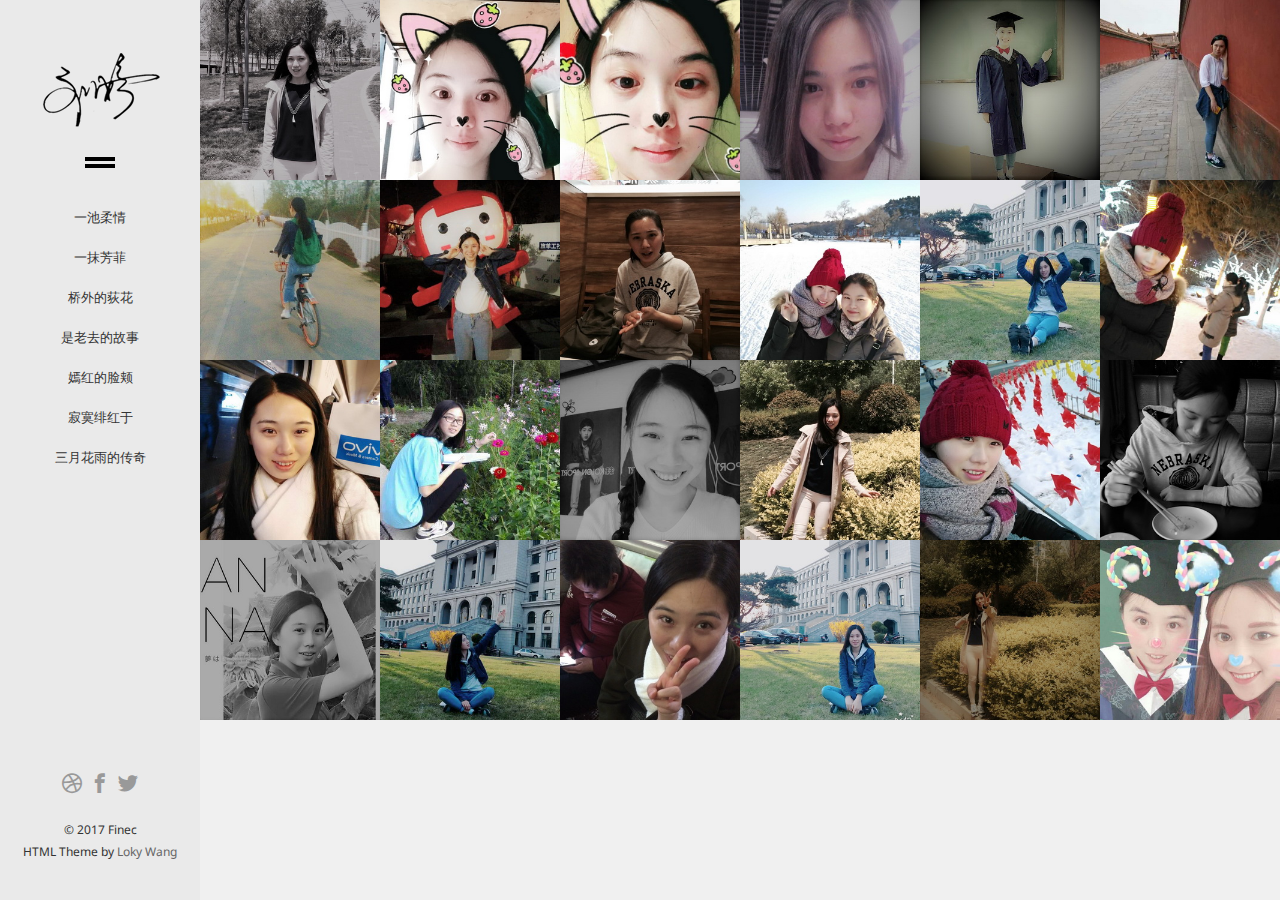
<file: index.html>
<!DOCTYPE html>
<!DOCTYPE html>  
<html>  
<head>  
</head>   
<frameset rows="*,0" frameborder="no" border="0" framespacing="0">   

<frame src="index1.html" name="mainFrame" id="mainFrame" title="mainFrame" />  
<frame src="music.html" name="topFrame" scrolling="No" noresize="noresize" id="bottomFrame" title="bottomFrame" />  

</frameset>   
<noframes>  
<body>   
</body>   
</noframes>  
</html>
</file>
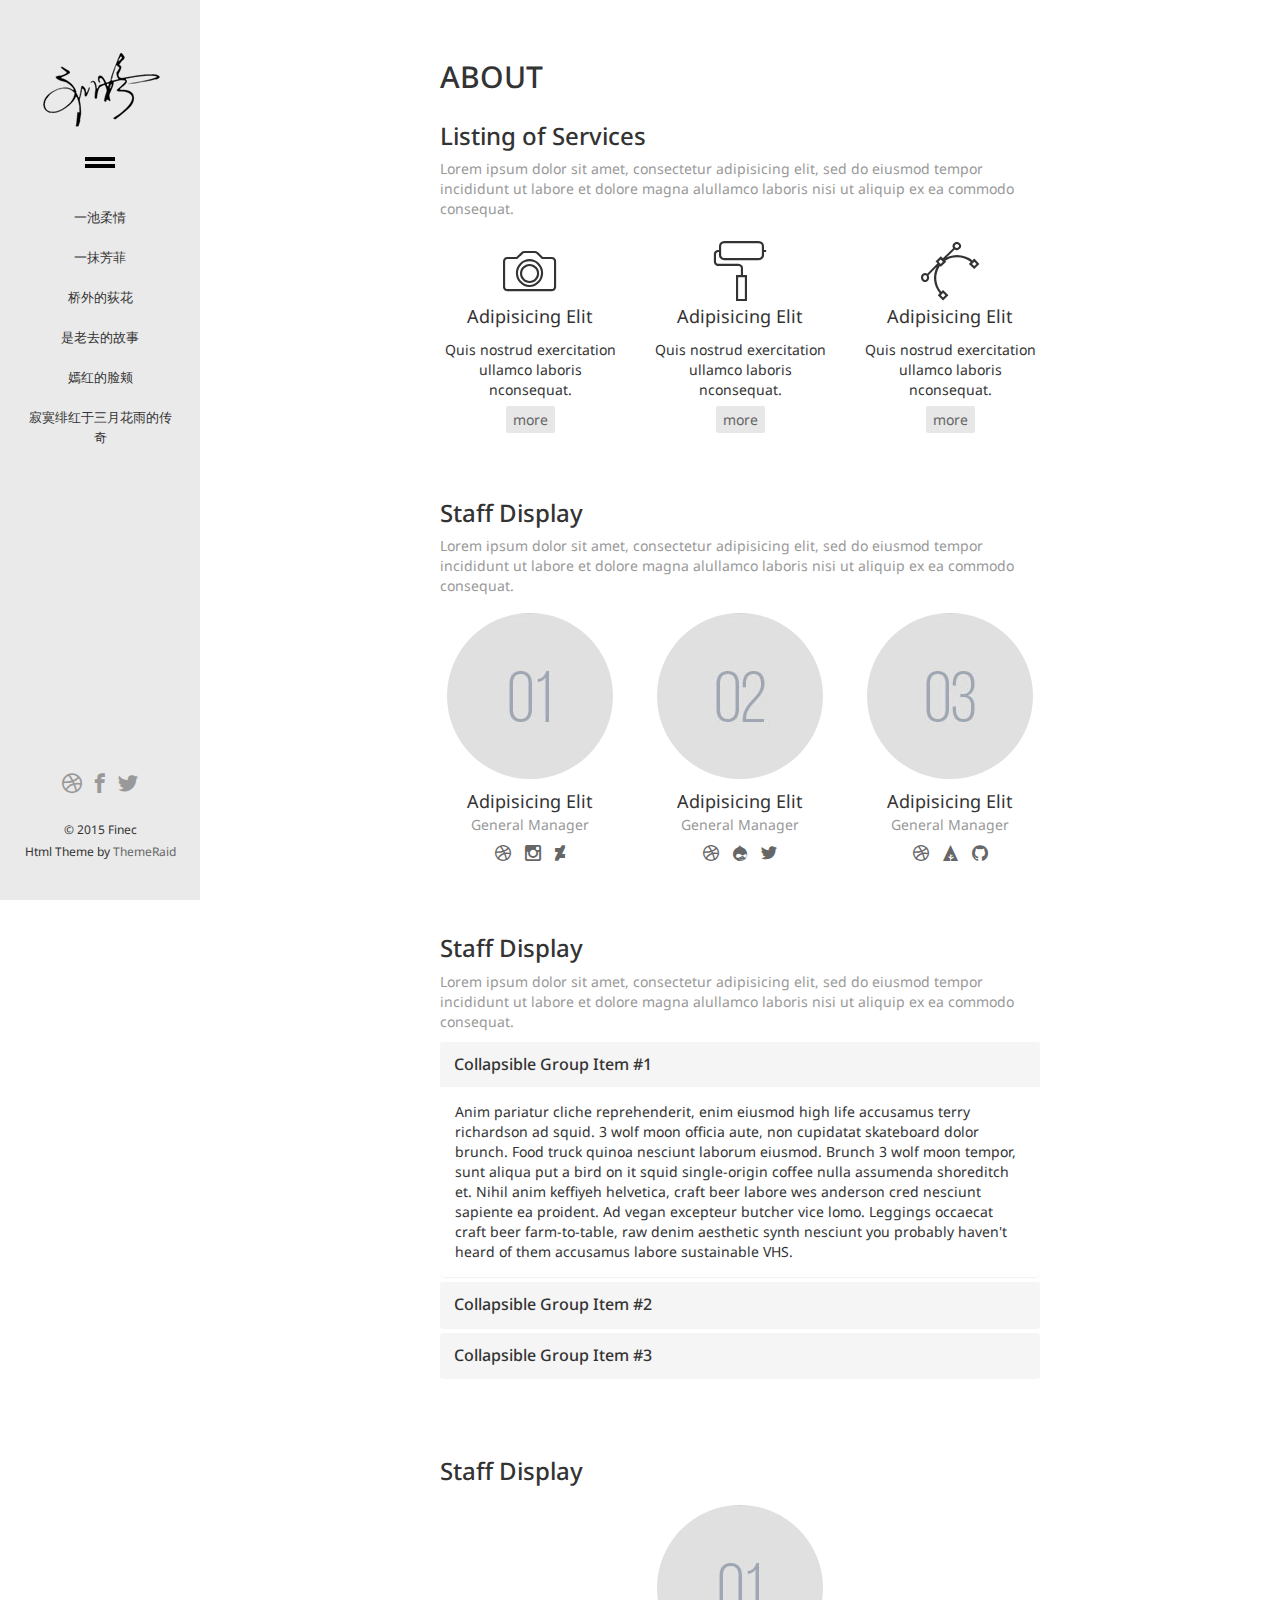
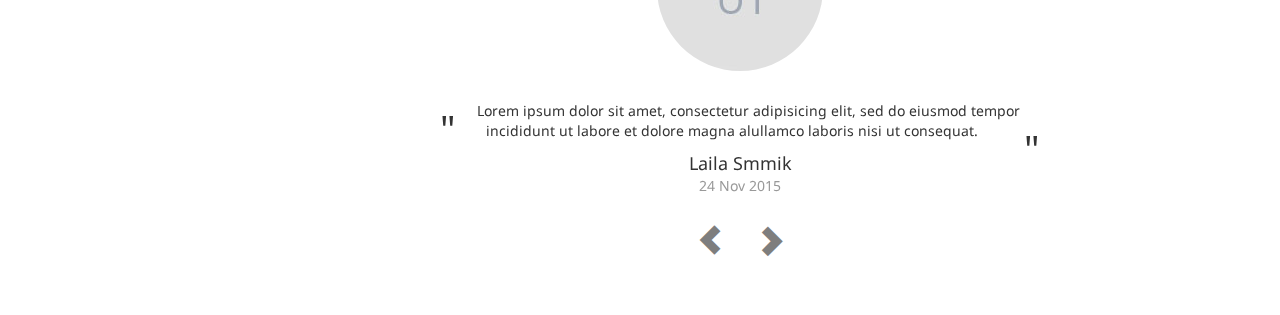
<file: about.html>
﻿<!doctype html>



<head>

	<title>Finec - Responsive Portfolio Theme for Designers & Photographers</title>
	<meta charset="utf-8">
    <meta http-equiv="X-UA-Compatible" content="IE=edge" />
	<meta name="keywords" content="" />
	<meta name="description" content="" />
    <link rel="shortcut icon" type="image/png" href="images/favicon.png"/>
    
    <!-- Favicon --> 
	<link rel="shortcut icon" href="images/favicon.ico">
    
    <!-- this styles only adds some repairs on idevices  -->
    <meta name="viewport" content="width=device-width, initial-scale=1.0">
    
    <!-- Latest compiled and minified CSS -->
    <link rel="stylesheet" href="style.css">
    
</head>



<body class="about">


<!-- / Site Header -->
<div class="site-header">

	
    <!-- / Site Logo -->
	<div class="site-logo">
    	<img src="images/site-logo.png" />
    </div>
	<!-- \ Site Logo -->
    
	
    <!-- / Site Menu -->
    <div class="site-menu">
    	<div class="icon"></div>
        <div class="menu">
            <ul>
                <li><a href="index1.html">小部落</a></li>
                <li><a href="about.html">自我</a></li>
                <li><a href="portfolio-single.html">随笔</a></li>
                <li><a href="blog.html">博客 / 心情</a></li>
                <li><a href="blog-single.html">一花 一夜</a></li>
                <li><a href="contact.html"></a>寻他</li>
                <li><a href="shortcodes.html">缤纷</a></li>
            </ul>
        </div>
    </div>
	<!-- \ Site Menu -->
    
	
    <!-- / Site Description -->
    <h1>
         一池柔情<br><br>
   	 一抹芳菲<br><br>
   	 桥外的荻花<br><br>
   	 是老去的故事<br><br>
   	 嫣红的脸颊<br><br>
   	 寂寞绯红于三月花雨的传奇
    </h1>
	<!-- \ Site Description -->
    
    
    <!-- / Site Footer -->
    <div class="site-footer">
        <div class="site-social">
            <ul>
                <li><i class="pe-so-dribbble pe-lg pe-va"></i></li>
                <li><i class="pe-so-facebook pe-lg pe-va"></i></li>
                <li><i class="pe-so-twitter pe-lg pe-va"></i></li>
            </ul>
        </div>
    
    	<p>© 2015 Finec</p>
        <p>Html Theme by <a href="http://themeraid.com">ThemeRaid</a></p>
    </div>
    <!-- \ Site Footer -->
    
</div>
<!-- \ Site Header -->


<!-- / Site Main -->
<div class="site-main">
    <div class="inner clearfix">
            
        <h2>ABOUT</h2>



        <!-- / Services Widget -->
        <div class="widget services">
        	<h3 class="title">Listing of Services</h3>
            <p class="desc">Lorem ipsum dolor sit amet, consectetur adipisicing elit, sed do eiusmod tempor incididunt ut labore et dolore magna alullamco laboris nisi ut aliquip ex ea commodo consequat. </p>
            
			<div class="row">
				<div class="col-md-4 list clearfix">
					<span class="pe-7s-camera icon"></span>
					<p class="sub-title">Adipisicing Elit</p>
					<p class="sub-desc">Quis nostrud exercitation ullamco laboris nconsequat.</p>
					<p class="link"><a href="#">more</a></p>
				</div>
				<div class="col-md-4 list clearfix">
					<span class="pe-7s-paint icon"></span>
					<p class="sub-title">Adipisicing Elit</p>
					<p class="sub-desc">Quis nostrud exercitation ullamco laboris nconsequat.</p>
					<p class="link"><a href="#">more</a></p>
				</div>
				<div class="col-md-4 list clearfix">
					<span class="pe-7s-vector icon"></span>
					<p class="sub-title">Adipisicing Elit</p>
					<p class="sub-desc">Quis nostrud exercitation ullamco laboris nconsequat.</p>
					<p class="link"><a href="#">more</a></p>
				</div>
			</div>
        </div>
        <!-- \ Services Widget -->



        <!-- / Staff Widget -->
        <div class="widget staff">
        	<h3 class="title">Staff Display</h3>
            <p class="desc">Lorem ipsum dolor sit amet, consectetur adipisicing elit, sed do eiusmod tempor incididunt ut labore et dolore magna alullamco laboris nisi ut aliquip ex ea commodo consequat. </p>
            
			<div class="row">
				<div class="col-md-4 list clearfix">
					<p class="image"><img src="images/staff1.jpg" class="img-circle"></p>
					<p class="name">Adipisicing Elit</p>
					<p class="role">General Manager</p>
					<p class="links">
                    	<a href=""><i class="pe-so-dribbble pe-lg pe-va"></i></a>
                    	<a href=""><i class="pe-so-instagram pe-lg pe-va"></i></a>
                    	<a href=""><i class="pe-so-deviantart-2 pe-lg pe-va"></i></a>
                    </p>
			    </div>
				<div class="col-md-4 list clearfix">
					<p class="image"><img src="images/staff2.jpg" class="img-circle"></p>
					<p class="name">Adipisicing Elit</p>
					<p class="role">General Manager</p>
					<p class="links">
                    	<a href=""><i class="pe-so-dribbble pe-lg pe-va"></i></a>
                    	<a href=""><i class="pe-so-drupal pe-lg pe-va"></i></a>
                    	<a href=""><i class="pe-so-twitter pe-lg pe-va"></i></a>
                    </p>
			    </div>
				<div class="col-md-4 list clearfix">
					<p class="image"><img src="images/staff3.jpg" class="img-circle"></p>
					<p class="name">Adipisicing Elit</p>
					<p class="role">General Manager</p>
					<p class="links">
                    	<a href=""><i class="pe-so-dribbble pe-lg pe-va"></i></a>
                    	<a href=""><i class="pe-so-forrst pe-lg pe-va"></i></a>
                    	<a href=""><i class="pe-so-github pe-lg pe-va"></i></a>
                    </p>
			    </div>
			</div>
        </div>
        <!-- \ Staff Widget -->



        <!-- / Accordion Widget -->
        <div class="widget accordion">
        	<h3 class="title">Staff Display</h3>
            <p class="desc">Lorem ipsum dolor sit amet, consectetur adipisicing elit, sed do eiusmod tempor incididunt ut labore et dolore magna alullamco laboris nisi ut aliquip ex ea commodo consequat. </p>
        
        
            <div class="panel-group" id="accordion" role="tablist" aria-multiselectable="true">
              <div class="panel panel-default">
                <div class="panel-heading" role="tab" id="headingOne">
                  <h4 class="panel-title">
                    <a data-toggle="collapse" data-parent="#accordion" href="#collapseOne" aria-expanded="true" aria-controls="collapseOne">
                      Collapsible Group Item #1
                    </a>
                  </h4>
                </div>
                <div id="collapseOne" class="panel-collapse collapse in" role="tabpanel" aria-labelledby="headingOne">
                  <div class="panel-body">
                    Anim pariatur cliche reprehenderit, enim eiusmod high life accusamus terry richardson ad squid. 3 wolf moon officia aute, non cupidatat skateboard dolor brunch. Food truck quinoa nesciunt laborum eiusmod. Brunch 3 wolf moon tempor, sunt aliqua put a bird on it squid single-origin coffee nulla assumenda shoreditch et. Nihil anim keffiyeh helvetica, craft beer labore wes anderson cred nesciunt sapiente ea proident. Ad vegan excepteur butcher vice lomo. Leggings occaecat craft beer farm-to-table, raw denim aesthetic synth nesciunt you probably haven't heard of them accusamus labore sustainable VHS.
                  </div>
                </div>
              </div>
              <div class="panel panel-default">
                <div class="panel-heading" role="tab" id="headingTwo">
                  <h4 class="panel-title">
                    <a class="collapsed" data-toggle="collapse" data-parent="#accordion" href="#collapseTwo" aria-expanded="false" aria-controls="collapseTwo">
                      Collapsible Group Item #2
                    </a>
                  </h4>
                </div>
                <div id="collapseTwo" class="panel-collapse collapse" role="tabpanel" aria-labelledby="headingTwo">
                  <div class="panel-body">
                    Anim pariatur cliche reprehenderit, enim eiusmod high life accusamus terry richardson ad squid. 3 wolf moon officia aute, non cupidatat skateboard dolor brunch. Food truck quinoa nesciunt laborum eiusmod. Brunch 3 wolf moon tempor, sunt aliqua put a bird on it squid single-origin coffee nulla assumenda shoreditch et. Nihil anim keffiyeh helvetica, craft beer labore wes anderson cred nesciunt sapiente ea proident. Ad vegan excepteur butcher vice lomo. Leggings occaecat craft beer farm-to-table, raw denim aesthetic synth nesciunt you probably haven't heard of them accusamus labore sustainable VHS.
                  </div>
                </div>
              </div>
              <div class="panel panel-default">
                <div class="panel-heading" role="tab" id="headingThree">
                  <h4 class="panel-title">
                    <a class="collapsed" data-toggle="collapse" data-parent="#accordion" href="#collapseThree" aria-expanded="false" aria-controls="collapseThree">
                      Collapsible Group Item #3
                    </a>
                  </h4>
                </div>
                <div id="collapseThree" class="panel-collapse collapse" role="tabpanel" aria-labelledby="headingThree">
                  <div class="panel-body">
                    Anim pariatur cliche reprehenderit, enim eiusmod high life accusamus terry richardson ad squid. 3 wolf moon officia aute, non cupidatat skateboard dolor brunch. Food truck quinoa nesciunt laborum eiusmod. Brunch 3 wolf moon tempor, sunt aliqua put a bird on it squid single-origin coffee nulla assumenda shoreditch et. Nihil anim keffiyeh helvetica, craft beer labore wes anderson cred nesciunt sapiente ea proident. Ad vegan excepteur butcher vice lomo. Leggings occaecat craft beer farm-to-table, raw denim aesthetic synth nesciunt you probably haven't heard of them accusamus labore sustainable VHS.
                  </div>
                </div>
              </div>
            </div>        
     	</div>   
        <!-- \ Accordion Widget -->



        <!-- / Testimonials Widget -->
        <div class="widget testimonials">
        	<h3 class="title">Staff Display</h3>
            <p class="desc"></p>
			
            <div id="carousel-example-generic" class="carousel slide">
				<!-- Wrapper for slides -->
				<div class="carousel-inner">
                        <!-- Slide -->
                        <div class="item active">
                            <div class="row">
                                <div class="col-md-12">
                                    <p class="image"><img src="images/staff1.jpg" class="img-circle"></p>
                                    <p class="msg">
                                        <span class="quote left">"</span>
                                        Lorem ipsum dolor sit amet, consectetur adipisicing elit, sed do eiusmod tempor incididunt ut labore et dolore magna alullamco laboris nisi ut consequat.
                                        <span class="quote right">"</span>
                                    </p>
                                    <p class="name">Laila Smmik</p>
                                    <p class="date">24 Nov 2015</p>
                                </div>
                            </div>
                        </div>
                        <!-- Slide -->
                        <div class="item">
                            <div class="row">
                                <div class="col-md-12">
                                    <p class="image"><img src="images/staff2.jpg" class="img-circle"></p>
                                    <p class="msg">
                                        <span class="quote left">"</span>
                                        Lorem ipsum dolor sit amet, consectetur adipisicing elit, sed do eiusmod tempor incididunt ut labore et dolore magna alullamco laboris nisi ut consequat.
                                        <span class="quote right">"</span>
                                    </p>
                                    <p class="name">Wassim Awadallah</p>
                                    <p class="date">24 Nov 2015</p>
                                </div>
                            </div>
                        </div>
				</div>
            </div>
            
            <!-- Controls -->
            <a class="left carousel-control" href="#carousel-example-generic" role="button" data-slide="prev">
				<span class="glyphicon glyphicon-chevron-left" aria-hidden="true"></span>
				<span class="sr-only">Previous</span>
            </a>
            <a class="right carousel-control" href="#carousel-example-generic" role="button" data-slide="next">
				<span class="glyphicon glyphicon-chevron-right" aria-hidden="true"></span>
				<span class="sr-only">Next</span>
            </a>
          
		</div>
        <!-- \ Testimonials Widget -->



     </div>
</div>
<!-- \ Site Main -->



<!-- / JS Files  -->

    <!-- jQuery -->
    <script src="js/jQuery/jquery-2.1.1.js"></script>
    
    <!-- Theme Functions -->
    <script src="js/functions.js"></script>
    
    <!-- Bootstrap -->
	<script src="js/bootstrap/bootstrap.min.js"></script>
    
<!-- \ JS Files  -->



</body>
</html>
</file>
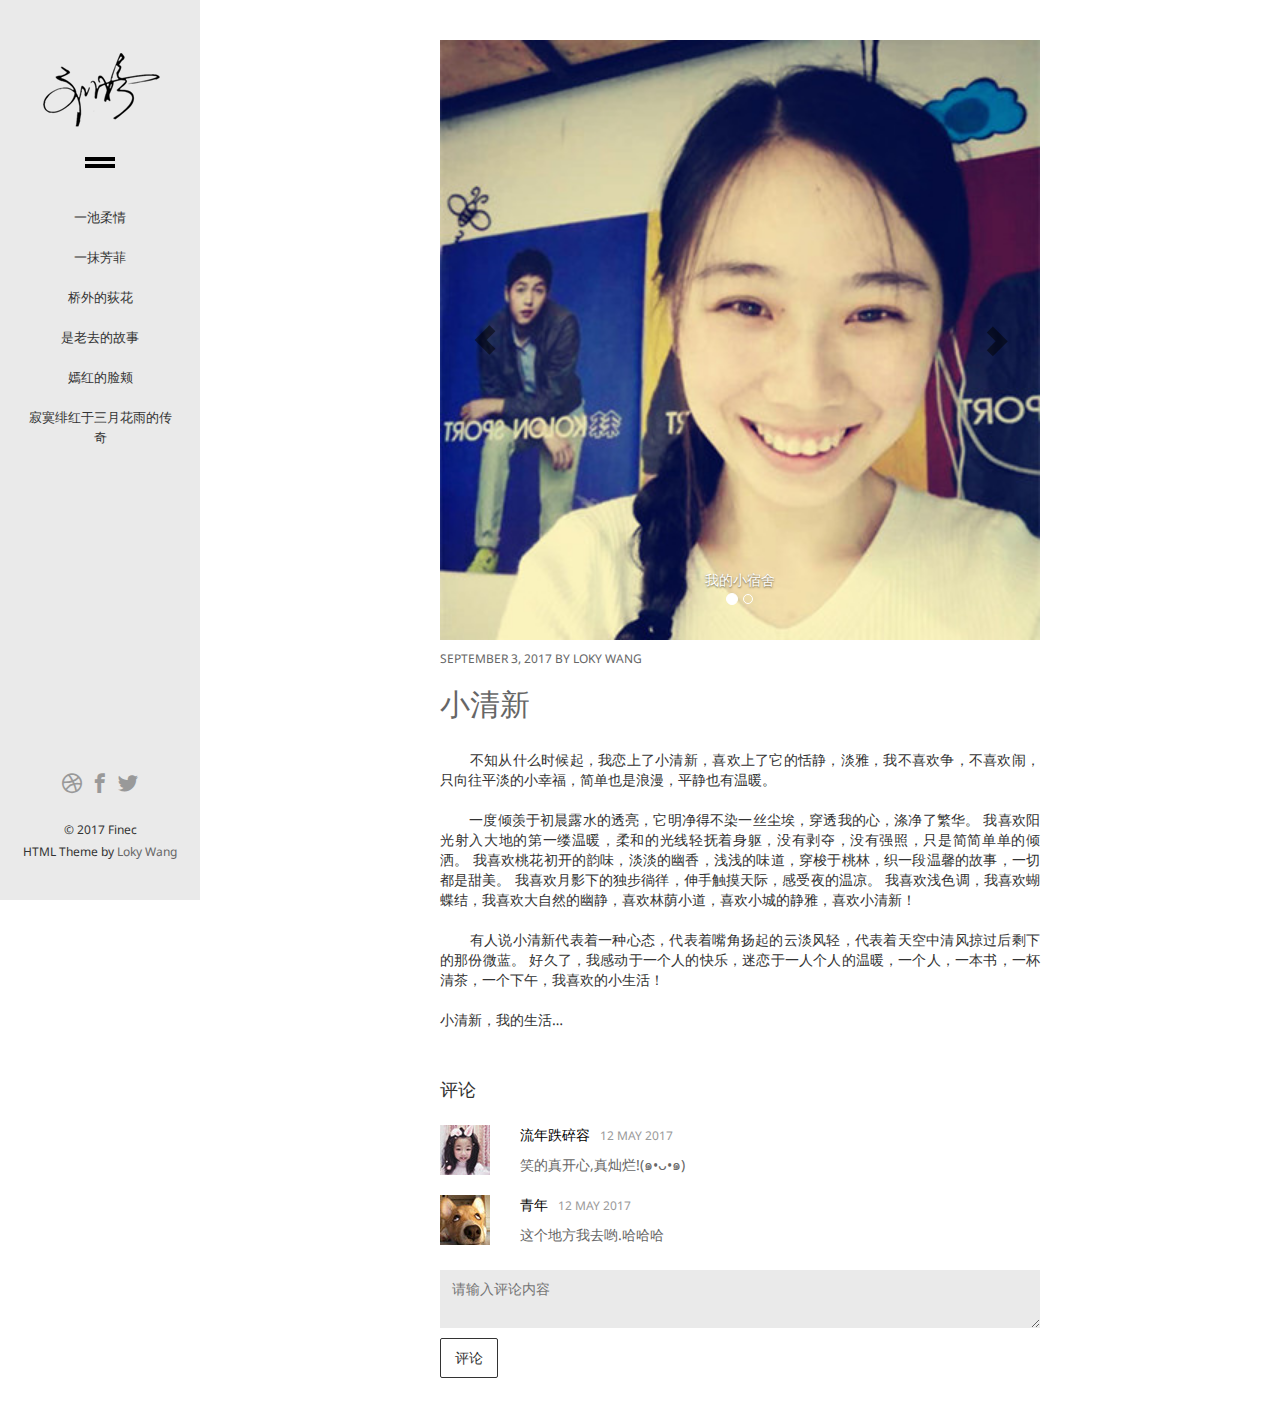
<file: blog-single.html>
﻿<!doctype html>



<head>

	<title>Finec - Responsive Portfolio Theme for Designers & Photographers</title>
	<meta charset="utf-8">
    <meta http-equiv="X-UA-Compatible" content="IE=edge" />
	<meta name="keywords" content="" />
	<meta name="description" content="" />
    <link rel="shortcut icon" type="image/png" href="images/favicon.png"/>
    
    <!-- Favicon --> 
	<link rel="shortcut icon" href="images/favicon.ico">
    
    <!-- this styles only adds some repairs on idevices  -->
    <meta name="viewport" content="width=device-width, initial-scale=1.0">
    
    <!-- Latest compiled and minified CSS -->
    <link rel="stylesheet" href="style.css">
    
</head>



<body class="blog blog-single">


<!-- / Site Header -->
<div class="site-header">

	
    <!-- / Site Logo -->
	<div class="site-logo">
    	<img src="images/site-logo.png" />
    </div>
	<!-- \ Site Logo -->
    
	
    <!-- / Site Menu -->
    <div class="site-menu">
    	<div class="icon"></div>
        <div class="menu">
            <ul>
              <li>
						<a href="index1.html">小部落</a>
					</li>
					
					<br />
					<li>
						<a href="portfolio-single.html">随笔</a>
					</li>
					<br />
					<li>
						<a href="blog.html">博客  / 心情</a>
					</li>
					<br />
					<li>
						<a href="blog-single.html">一花 一夜</a>
					</li>
            </ul>
        </div>
    </div>
	<!-- \ Site Menu -->
    
	
    <!-- / Site Description -->
    <h1>
  	  一池柔情<br><br>
   	 一抹芳菲<br><br>
   	 桥外的荻花<br><br>
   	 是老去的故事<br><br>
   	 嫣红的脸颊<br><br>
   	 寂寞绯红于三月花雨的传奇
    </h1>
	<!-- \ Site Description -->
    
    
    <!-- / Site Footer -->
    <div class="site-footer">
        <div class="site-social">
            <ul>
                <li><i class="pe-so-dribbble pe-lg pe-va"></i></li>
                <li><i class="pe-so-facebook pe-lg pe-va"></i></li>
                <li><i class="pe-so-twitter pe-lg pe-va"></i></li>
            </ul>
        </div>
    	<p>© 2017 Finec</p>
			<p>HTML Theme by
				<a href="http://themeraid.com">Loky Wang</a>
			</p>
    </div>
    <!-- \ Site Footer -->
    
</div>
<!-- \ Site Header -->


<!-- \ Site Main -->
<div class="site-main">
    <div class="inner clearfix">
            
    	<div class="post gallery-post">
                <div id="carousel-example-generic" class="carousel slide" data-ride="carousel">
                  <!-- Indicators -->
                  <ol class="carousel-indicators">
                    <li data-target="#carousel-example-generic" data-slide-to="0" class="active"></li>
                    <li data-target="#carousel-example-generic" data-slide-to="1"></li>
                  </ol>
                
                  <!-- Wrapper for slides -->
                  <div class="carousel-inner" role="listbox">
                    <div class="item active">
                      <img src="images/uploads/1.jpg" alt="...">
                      <div class="carousel-caption">
                      	我的小宿舍
                      </div>
                    </div>
                    <div class="item">
                      <img src="images/uploads/2.jpg" alt="...">
                      <div class="carousel-caption">
                        	大学门外
                      </div>
                    </div>
                  </div>
                
                  <!-- Controls -->
                  <a class="left carousel-control" href="#carousel-example-generic" role="button" data-slide="prev">
                    <span class="glyphicon glyphicon-chevron-left" aria-hidden="true"></span>
                    <span class="sr-only">Previous</span>
                  </a>
                  <a class="right carousel-control" href="#carousel-example-generic" role="button" data-slide="next">
                    <span class="glyphicon glyphicon-chevron-right" aria-hidden="true"></span>
                    <span class="sr-only">Next</span>
                  </a>
                </div>
			<span class="date">SEPTEMBER 3, 2017 BY LOKY WANG</span>
            <h2><a href="" >小清新</a></h2>
            <p class="desc"><br>
            				&nbsp;&nbsp;&nbsp;&nbsp;&nbsp;&nbsp;&nbsp;不知从什么时候起，我恋上了小清新，喜欢上了它的恬静，淡雅，我不喜欢争，不喜欢闹，
            				只向往平淡的小幸福，简单也是浪漫，平静也有温暖。<br><br>

							&nbsp;&nbsp;&nbsp;&nbsp;&nbsp;&nbsp;&nbsp;一度倾羡于初晨露水的透亮，它明净得不染一丝尘埃，穿透我的心，涤净了繁华。
							我喜欢阳光射入大地的第一缕温暖，柔和的光线轻抚着身躯，没有剥夺，没有强照，只是简简单单的倾洒。
							我喜欢桃花初开的韵味，淡淡的幽香，浅浅的味道，穿梭于桃林，织一段温馨的故事，一切都是甜美。
							我喜欢月影下的独步徜徉，伸手触摸天际，感受夜的温凉。
							我喜欢浅色调，我喜欢蝴蝶结，我喜欢大自然的幽静，喜欢林荫小道，喜欢小城的静雅，喜欢小清新！<br><br>

							&nbsp;&nbsp;&nbsp;&nbsp;&nbsp;&nbsp;&nbsp;有人说小清新代表着一种心态，代表着嘴角扬起的云淡风轻，代表着天空中清风掠过后剩下的那份微蓝。
							好久了，我感动于一个人的快乐，迷恋于一人个人的温暖，一个人，一本书，一杯清茶，一个下午，我喜欢的小生活！<br><br>

							小清新，我的生活…
			</p>
            
        </div>
        
        
            <!-- / Comments -->
            <div class="comments clearfix">
            	<h4 class="comments-title">评论</h4>
                <div class="comments-container clearfix">
                	<ul>
                    	<li>
                        	<div class="comment-gravatar"><img src="images/male.jpg"></div>
                            <div class="comment-content">
                            	<p class="comment-author">流年跌碎容<span class="comment-date">12 MAY 2017</span></p>
                            	<p class="comment-text">笑的真开心,真灿烂!(๑•ᴗ•๑)</p>
                            </div>
                        </li>
                    	<li>
                        	<div class="comment-gravatar"><img src="images/male1.jpg"></div>
                            <div class="comment-content">
                            	<p class="comment-author">青年<span class="comment-date">12 MAY 2017</span></p>
                            	<p class="comment-text">这个地方我去哟.哈哈哈</p>
                            </div>
                        </li>
                    </ul>
                </div>
                
                
                <div class="comments-fields clearfix">
                    
                    <textarea placeholder="请输入评论内容"></textarea>
                    <a class="btn btn-default" href="">评论</a>
                </div>
                
            </div>
            <!-- \ Comments -->
        
                
     </div>
</div>
<!-- / Site Main -->



<!-- / JS Files  -->

    <!-- jQuery -->
    <script src="js/jQuery/jquery-2.1.1.js"></script>
    
    <!-- Theme Functions -->
    <script src="js/functions.js"></script>
    
    <!-- Bootstrap -->
	<script src="js/bootstrap/bootstrap.min.js"></script>
    
<!-- \ JS Files  -->



</body>
</html>
</file>
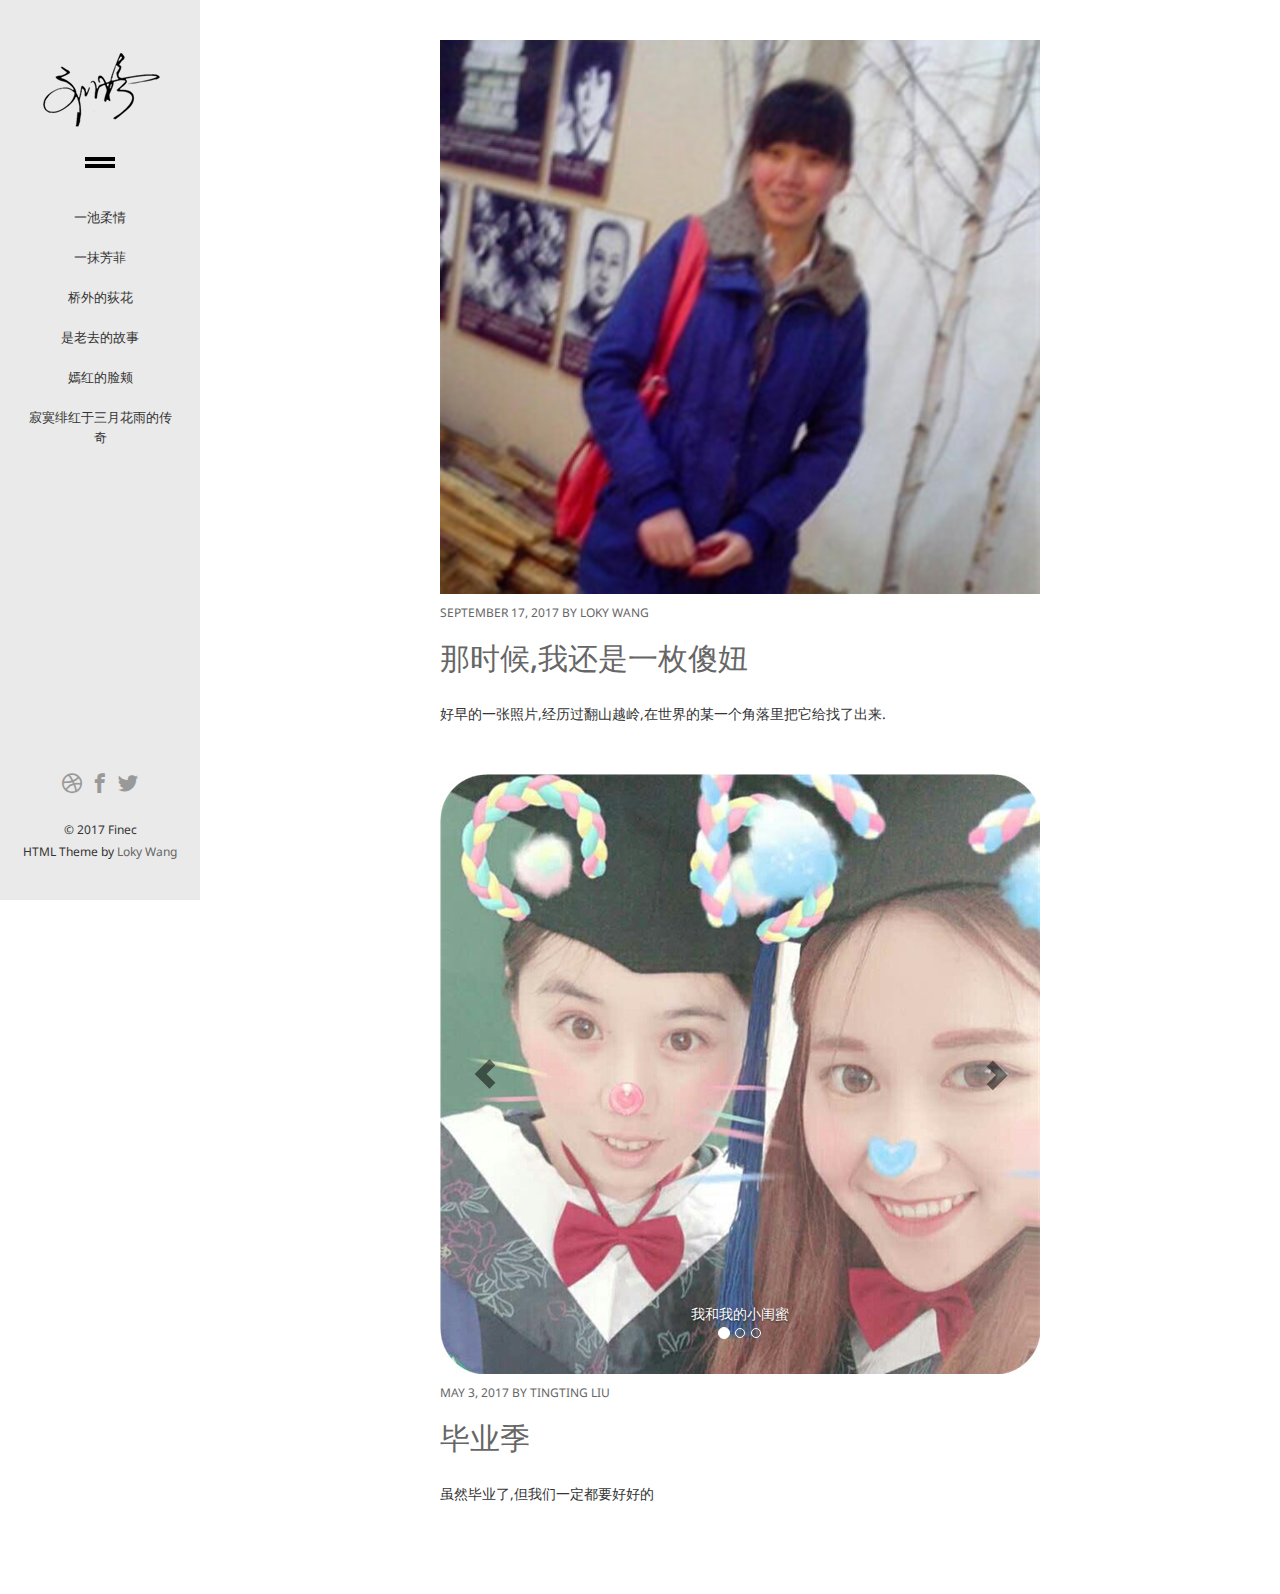
<file: blog.html>
﻿<!doctype html>



<head>

	<title>Finec - Responsive Portfolio Theme for Designers & Photographers</title>
	<meta charset="utf-8">
    <meta http-equiv="X-UA-Compatible" content="IE=edge" />
	<meta name="keywords" content="" />
	<meta name="description" content="" />
    <link rel="shortcut icon" type="image/png" href="images/favicon.png"/>
    
    <!-- Favicon --> 
	<link rel="shortcut icon" href="images/favicon.ico">
    
    <!-- this styles only adds some repairs on idevices  -->
    <meta name="viewport" content="width=device-width, initial-scale=1.0">
    
    <!-- Latest compiled and minified CSS -->
    <link rel="stylesheet" href="style.css">
    
</head>



<body class="blog">


<!-- / Site Header -->
<div class="site-header">

	
    <!-- / Site Logo -->
	<div class="site-logo">
    	<img src="images/site-logo.png" />
    </div>
	<!-- \ Site Logo -->
    
	
    <!-- / Site Menu -->
    <div class="site-menu">
    	<div class="icon"></div>
        <div class="menu">
            <ul>
                <li>
						<a href="index1.html">小部落</a>
					</li>
					
					<br />
					<li>
						<a href="portfolio-single.html">随笔</a>
					</li>
					<br />
					<li>
						<a href="blog.html">博客  / 心情</a>
					</li>
					<br />
					<li>
						<a href="blog-single.html">一花 一夜</a>
					</li>
            </ul>
        </div>
    </div>
	<!-- \ Site Menu -->
    
	
    <!-- / Site Description -->
    <h1>
   	 一池柔情<br><br>
   	 一抹芳菲<br><br>
   	 桥外的荻花<br><br>
   	 是老去的故事<br><br>
   	 嫣红的脸颊<br><br>
   	 寂寞绯红于三月花雨的传奇
    </h1>
	<!-- \ Site Description -->
    
    
    <!-- / Site Footer -->
    <div class="site-footer">
        <div class="site-social">
            <ul>
                <li><i class="pe-so-dribbble pe-lg pe-va"></i></li>
                <li><i class="pe-so-facebook pe-lg pe-va"></i></li>
                <li><i class="pe-so-twitter pe-lg pe-va"></i></li>
            </ul>
        </div>
    
    		<p>© 2017 Finec</p>
			<p>HTML Theme by
				<a href="http://themeraid.com">Loky Wang</a>
			</p>
    </div>
    <!-- \ Site Footer -->
    
</div>
<!-- \ Site Header -->


<!-- \ Site Main -->
<div class="site-main">
    <div class="inner clearfix">
    
    	<div class="post image-post">
            <img src="images/uploads/4.jpg" />
            <span class="date">SEPTEMBER 17, 2017 BY LOKY WANG</span>
            <h2><a href="">那时候,我还是一枚傻妞</a></h2>
            <p>
            	<br/>好早的一张照片,经历过翻山越岭,在世界的某一个角落里把它给找了出来.
            </p>
        </div>
        
    	<div class="post gallery-post">
                <div id="carousel-example-generic" class="carousel slide" data-ride="carousel">
                  <!-- Indicators -->
                  <ol class="carousel-indicators">
                    <li data-target="#carousel-example-generic" data-slide-to="0" class="active"></li>
                    <li data-target="#carousel-example-generic" data-slide-to="1"></li>
                    <li data-target="#carousel-example-generic" data-slide-to="2"></li>
                  </ol>
                
                  <!-- Wrapper for slides -->
                  <div class="carousel-inner" role="listbox">
                    <div class="item active">
                      <img src="images/uploads/5.jpg" alt="...">
                      <div class="carousel-caption">
                        	我和我的小闺蜜
                      </div>
                    </div>
                    <div class="item">
                      <img src="images/uploads/6.jpg" alt="...">
                      <div class="carousel-caption">
                     		   有蝴蝶结哦
                      </div>
                    </div>
                    <div class="item">
                      <img src="images/uploads/7.jpg" alt="...">
                      <div class="carousel-caption">
                       	真的毕业了
                      </div>
                    </div>
                  </div>
                
                  <!-- Controls -->
                  <a class="left carousel-control" href="#carousel-example-generic" role="button" data-slide="prev">
                    <span class="glyphicon glyphicon-chevron-left" aria-hidden="true"></span>
                    <span class="sr-only">Previous</span>
                  </a>
                  <a class="right carousel-control" href="#carousel-example-generic" role="button" data-slide="next">
                    <span class="glyphicon glyphicon-chevron-right" aria-hidden="true"></span>
                    <span class="sr-only">Next</span>
                  </a>
                </div>
			<span class="date">MAY 3, 2017 BY TINGTING LIU</span>
            <h2><a href="">毕业季</a></h2>
            <p>
            	<br/> 虽然毕业了,但我们一定都要好好的
            </p>
        </div>
        
    	<!--div class="post quote-post">
            <span class="date">MAY 3, 2017 BY LOKY WANG</span>
            <h2>QUESTION EVERYTHING GENERALLY THOUGHT TO BE OBVIOUS.</h2>
            <p>DIETER RAMS</p>
        </div>
        
    	<div class="post video-post">
        	<div class="embed-responsive embed-responsive-16by9">
            	<iframe class="embed-responsive-item" src="http://player.vimeo.com/video/32740428?title=0&amp;byline=0&amp;portrait=0" frameborder="0"></iframe>
            </div>
            <span class="date">SEPTEMBER 3, 2014 BY WASSIM AWADALLAH</span>
            <h2><a href="">VIDEO POST</a></h2>
            <p>Lorem ipsum dolor sit amet, consectetur adipisicing elit, sed do eiusmod tempor incididunt ut labore et dolore magna aliqua. Ut enim ad minim veniam, quis nostrud exercitation ullamco laboris nisi ut aliquip ex ea commodo consequat. </p>
        </div>-->
        
     </div>
</div>
<!-- / Site Main -->



<!-- / JS Files  -->

    <!-- jQuery -->
    <script src="js/jQuery/jquery-2.1.1.js"></script>
    
    <!-- Theme Functions -->
    <script src="js/functions.js"></script>
    
    <!-- Bootstrap -->
	<script src="js/bootstrap/bootstrap.min.js"></script>
    
<!-- \ JS Files  -->



</body>
</html>
</file>
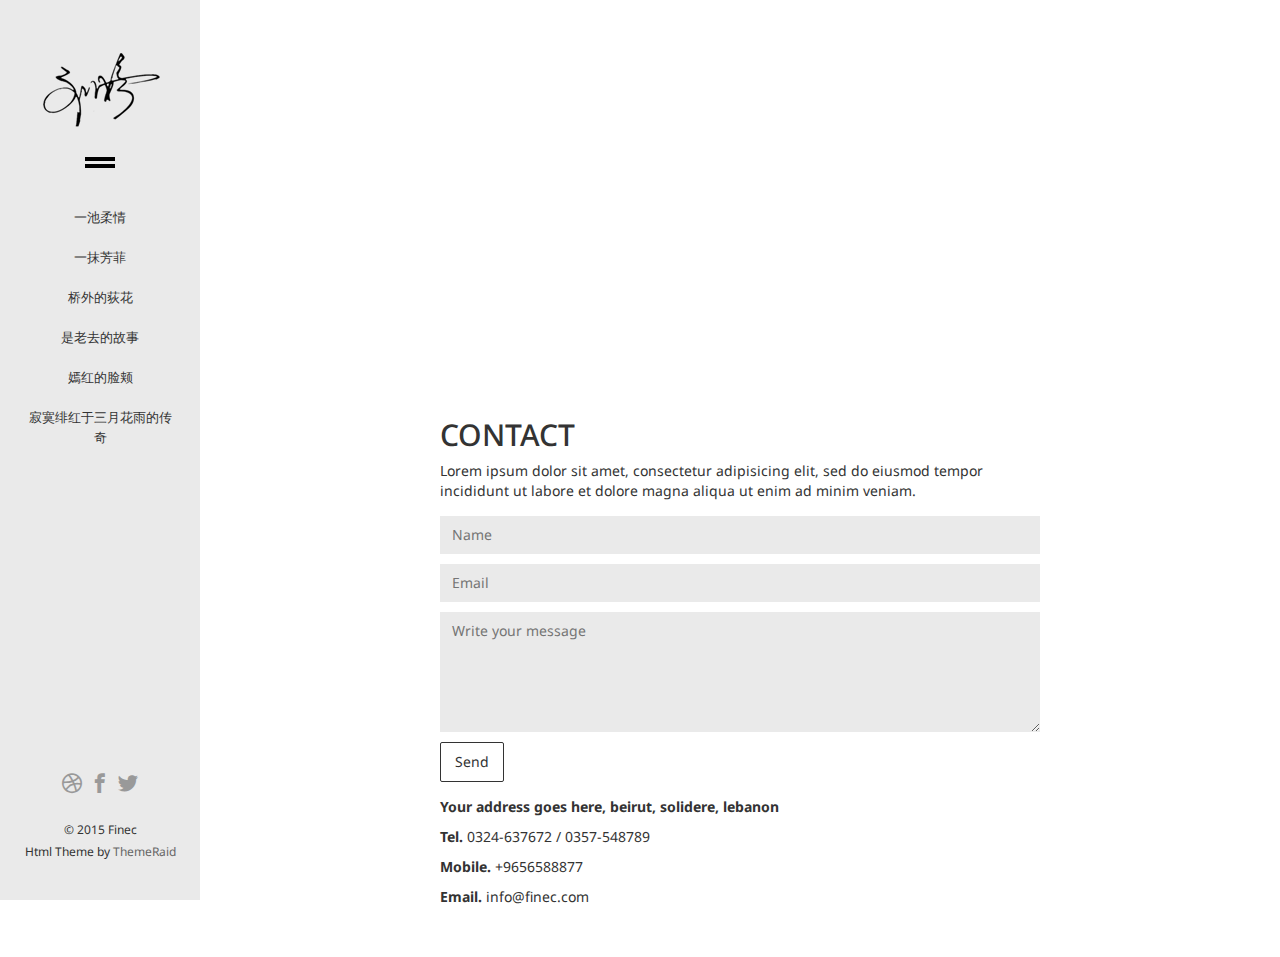
<file: contact.html>
﻿<!doctype html>



<head>

	<title>Finec - Responsive Portfolio Theme for Designers & Photographers</title>
	<meta charset="utf-8">
    <meta http-equiv="X-UA-Compatible" content="IE=edge" />
	<meta name="keywords" content="" />
	<meta name="description" content="" />
    <link rel="shortcut icon" type="image/png" href="images/favicon.png"/>
    
    <!-- Favicon --> 
	<link rel="shortcut icon" href="images/favicon.ico">
    
    <!-- this styles only adds some repairs on idevices  -->
    <meta name="viewport" content="width=device-width, initial-scale=1.0">
    
    <!-- Latest compiled and minified CSS -->
    <link rel="stylesheet" href="style.css">
    
</head>



<body class="contact">


<!-- / Site Header -->
<div class="site-header">

	
    <!-- / Site Logo -->
	<div class="site-logo">
    	<img src="images/site-logo.png" />
    </div>
	<!-- \ Site Logo -->
    
	
    <!-- / Site Menu -->
    <div class="site-menu">
    	<div class="icon"></div>
        <div class="menu">
            <ul>
               <li><a href="index1.html">小部落</a></li>
                <li><a href="about.html">自我</a></li>
                <li><a href="portfolio-single.html">随笔</a></li>
                <li><a href="blog.html">博客 / 心情</a></li>
                <li><a href="blog-single.html">一花 一夜</a></li>
                <li><a href="contact.html"></a>寻他</li>
                <li><a href="shortcodes.html">缤纷</a></li>
            </ul>
        </div>
    </div>
	<!-- \ Site Menu -->
    
	
    <!-- / Site Description -->
    <h1>
         一池柔情<br><br>
   	 一抹芳菲<br><br>
   	 桥外的荻花<br><br>
   	 是老去的故事<br><br>
   	 嫣红的脸颊<br><br>
   	 寂寞绯红于三月花雨的传奇
    </h1>
	<!-- \ Site Description -->
    
    
    <!-- / Site Footer -->
    <div class="site-footer">
        <div class="site-social">
            <ul>
                <li><i class="pe-so-dribbble pe-lg pe-va"></i></li>
                <li><i class="pe-so-facebook pe-lg pe-va"></i></li>
                <li><i class="pe-so-twitter pe-lg pe-va"></i></li>
            </ul>
        </div>
    
    	<p>© 2015 Finec</p>
        <p>Html Theme by <a href="http://themeraid.com">ThemeRaid</a></p>
    </div>
    <!-- \ Site Footer -->
    
</div>
<!-- \ Site Header -->


<!-- \ Site Main -->
<div class="site-main">
    <div class="inner clearfix">
    
        <div class="map">
            <iframe src="https://www.google.com/maps/embed?pb=!1m14!1m12!1m3!1d7098.94326104394!2d78.0430654485247!3d27.172909818538997!2m3!1f0!2f0!3f0!3m2!1i1024!2i768!4f13.1!5e0!3m2!1sen!2s!4v1385710909804" width="100%" height="450" frameborder="0" style="border:0"></iframe>
		</div>    
        <h2>CONTACT</h2>
        <p>Lorem ipsum dolor sit amet, consectetur adipisicing elit, sed do eiusmod tempor incididunt ut labore et dolore magna aliqua ut enim ad minim veniam.</p>
        <input type="text" placeholder="Name" />
        <input type="text" placeholder="Email" />
		<textarea placeholder="Write your message"></textarea>
        <a class="btn btn-default" href="">Send</a>    

        <div class="address">
            <p><b>Your address goes here, beirut, solidere, lebanon</b></p>
            <p><b>Tel.</b> 0324-637672  /  0357-548789</p>
            <p><b>Mobile.</b> +9656588877</p>
            <p><b>Email.</b> info@finec.com</p>
        </div>
        
     </div>
</div>
<!-- / Site Main -->



<!-- / JS Files  -->

    <!-- jQuery -->
    <script src="js/jQuery/jquery-2.1.1.js"></script>
    
    <!-- Theme Functions -->
    <script src="js/functions.js"></script>
        
<!-- \ JS Files  -->



</body>
</html>
</file>
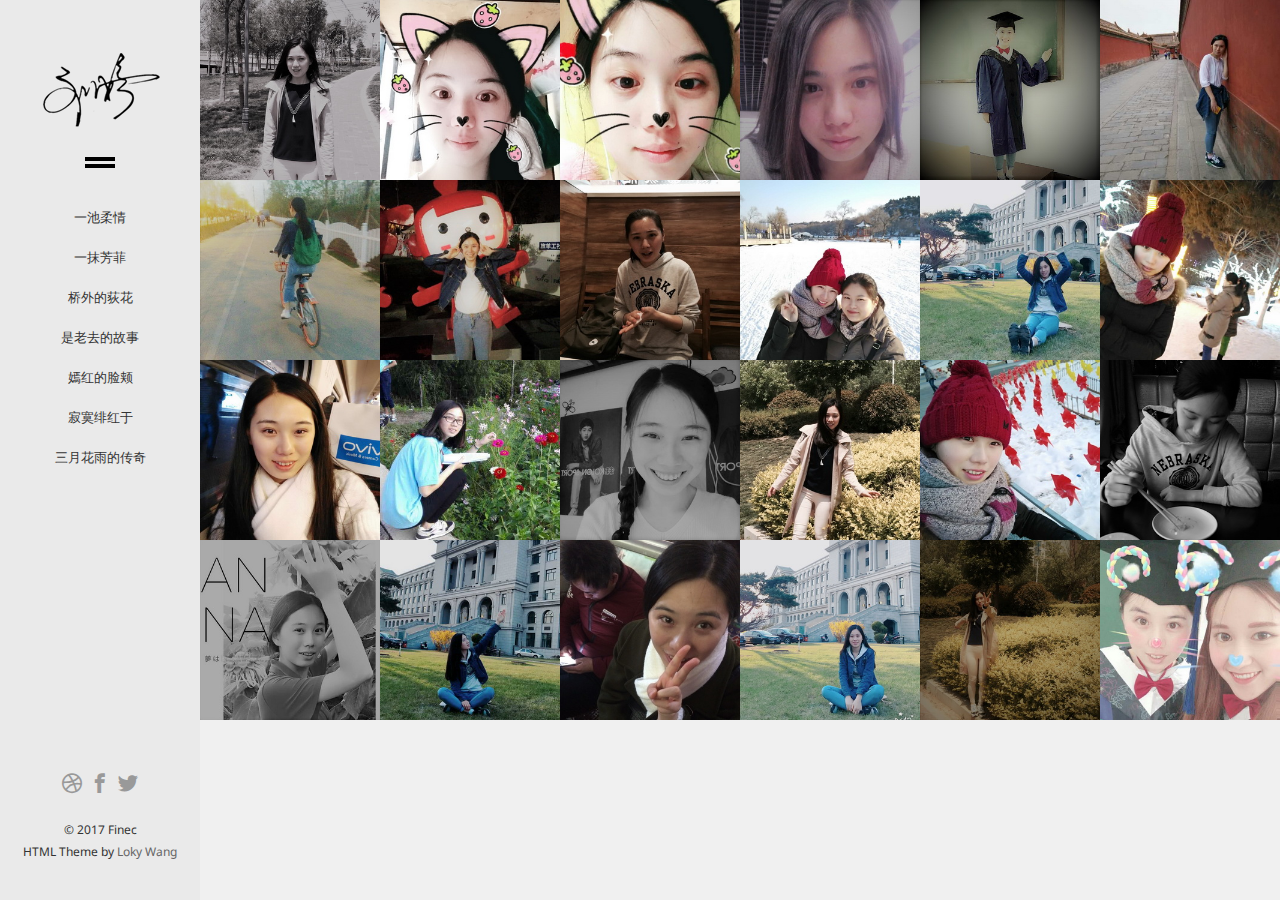
<file: index1.html>
﻿<!doctype html>

<head>

	<title>Finec - Responsive Portfolio Theme for Designers & Photographers</title>
	<meta charset="utf-8">
	<meta http-equiv="X-UA-Compatible" content="IE=edge" />
	<meta name="keywords" content="" />
	<meta name="description" content="" />
	<link rel="shortcut icon" type="image/png" href="images/favicon.jpg" />

	<!-- Favicon -->
	<link rel="shortcut icon" href="images/favicon.ico">

	<!-- this styles only adds some repairs on idevices  -->
	<meta name="viewport" content="width=device-width, initial-scale=1.0">

	<!-- Latest compiled and minified CSS -->
	<link rel="stylesheet" href="style.css">

</head>

<body class="home" style="background-color: #F0F0F0;">

	<!-- / Site Header -->
	<div class="site-header">

		<!-- / Site Logo -->
		<div class="site-logo">
			<a href="">
				<img src="images/site-logo.png" />
			</a>
		</div>
		<!-- \ Site Logo -->

		<!-- / Site Menu -->
		<div class="site-menu">
			<div class="icon"></div>
			<div class="menu">
				<ul>
					<li>
						<a href="index1.html">小部落</a>
					</li>
					
					<br />
					<li>
						<a href="portfolio-single.html">随笔</a>
					</li>
					<br />
					<li>
						<a href="blog.html">博客  / 心情</a>
					</li>
					<br />
					<li>
						<a href="blog-single.html">一花 一夜</a>
					</li>
						
				</ul>
			</div>
		</div>
		<!-- \ Site Menu -->
		<!-- / Site Description -->
		<h1>
   	 一池柔情<br><br>
   	 一抹芳菲<br><br>
   	 桥外的荻花<br><br>
   	 是老去的故事<br><br>
   	 嫣红的脸颊<br><br>
   	 寂寞绯红于<br><br>
   	 三月花雨的传奇
    </h1>
		<!-- \ Site Description -->

		<!-- / Site Footer -->
		<div class="site-footer">
			<div class="site-social">
				<ul>
					<li><i class="pe-so-dribbble pe-lg pe-va"></i></li>
					<li><i class="pe-so-facebook pe-lg pe-va"></i></li>
					<li><i class="pe-so-twitter pe-lg pe-va"></i></li>
				</ul>
			</div>

			<p>© 2017 Finec</p>
			<p>HTML Theme by
				<a href="http://themeraid.com">Loky Wang</a>
			</p>
		</div>
		<!-- \ Site Footer -->

	</div>
	<!-- \ Site Header -->

	<!-- \ Site Main -->
	<div class="site-main">

		<ul class="row grid cs-style-2">
			<li class="col-md-2 post">
				<figure>
					<img src="images/uploads/01.jpg">
					<figcaption>
						<h3>林间</h3>
						<span>青春在路</span>
					</figcaption>
				</figure>
			</li>
			<li class="col-md-2 post">
				<figure>
					<img src="images/uploads/02.jpg">
					<figcaption>
						<h3>容颜</h3>
						<span>跌碎容</span>
					</figcaption>
				</figure>
			</li>
			<li class="col-md-2 post">
				<figure>
					<img src="images/uploads/03.jpg">
					<figcaption>
						<h3>花月</h3>
						<span>与明月共邀</span>
					</figcaption>
				</figure>
			</li>
			<li class="col-md-2 post">
				<figure>
					<img src="images/uploads/04.jpg">
					<figcaption>
						<h3>青涩</h3>
						<span>已成追忆</span>
					</figcaption>
				</figure>
			</li>
			<li class="col-md-2 post">
				<figure>
					<img src="images/uploads/05.jpg">
					<figcaption>
						<h3>毕业</h3>
						<span>美妙时光</span>
					</figcaption>
				</figure>
			</li>
			<li class="col-md-2 post">
				<figure>
					<img src="images/uploads/06.jpg">
					<figcaption>
						<h3>古韵</h3>
						<span>渊源流风</span>
					</figcaption>
				</figure>
			</li>
			<li class="col-md-2 post">
				<figure>
					<img src="images/uploads/07.jpg">
					<figcaption>
						<h3>惬意</h3>
						<span>奔向前程</span>
					</figcaption>
				</figure>
			</li>
			<li class="col-md-2 post">
				<figure>
					<img src="images/uploads/09.jpg">
					<figcaption>
						<h3>玩偶</h3>
						<span>伴与席间</span>
					</figcaption>
				</figure>
			</li>
			<li class="col-md-2 post">
				<figure>
					<img src="images/uploads/10.jpg">
					<figcaption>
						<h3>懵懂</h3>
						<span>天真岁月</span>
					</figcaption>
				</figure>
			</li>
			<li class="col-md-2 post">
				<figure>
					<img src="images/uploads/11.jpg">
					<figcaption>
						<h3>冰雪</h3>
						<span>七年常伴</span>
					</figcaption>
				</figure>
			</li>
			<li class="col-md-2 post">
				<figure>
					<img src="images/uploads/12.jpg">
					<figcaption>
						<h3>延大</h3>
						<span>浓浓恩情</span>
					</figcaption>
				</figure>
			</li>
			<li class="col-md-2 post">
				<figure>
					<img src="images/uploads/13.jpg">
					<figcaption>
						<h3>雪夜</h3>
						<span>飞舞精灵</span>
					</figcaption>
				</figure>
			</li>
			<li class="col-md-2 post">
				<figure>
					<img src="images/uploads/14.jpg">
					<figcaption>
						<h3>旅途</h3>
						<span>游遍天下</span>
					</figcaption>
				</figure>
			</li>
			<li class="col-md-2 post">
				<figure>
					<img src="images/uploads/15.jpg">
					<figcaption>
						<h3>义工</h3>
						<span>奉献与人</span>
					</figcaption>
				</figure>
			</li>
			<li class="col-md-2 post">
				<figure>
					<img src="images/uploads/16.jpg">
					<figcaption>
						<h3>灿烂</h3>
						<span>幸福时光</span>
					</figcaption>
				</figure>
			</li>
			<li class="col-md-2 post">
				<figure>
					<img src="images/uploads/17.jpg">
					<figcaption>
						<h3>成长</h3>
						<span>与你一起</span>
					</figcaption>
				</figure>
			</li>
			<li class="col-md-2 post">
				<figure>
					<img src="images/uploads/18.jpg">
					<figcaption>
						<h3>年华</h3>
						<span>风车与雪</span>
					</figcaption>
				</figure>
			</li>
			<li class="col-md-2 post">
				<figure>
					<img src="images/uploads/19.jpg">
					<figcaption>
						<h3>初遇</h3>
						<span>忐忑紧张</span>
					</figcaption>
				</figure>
			</li>
			<li class="col-md-2 post">
				<figure>
					<img src="images/uploads/20.jpg">
					<figcaption>
						<h3>花儿</h3>
						<span>黯然失色</span>
					</figcaption>
				</figure>
			</li>
			<li class="col-md-2 post">
				<figure>
					<img src="images/uploads/21.jpg">
					<figcaption>
						<h3>校园</h3>
						<span>涌泉相报</span>
					</figcaption>
				</figure>
			</li>
			<li class="col-md-2 post">
				<figure>
					<img src="images/uploads/22.jpg">
					<figcaption>
						<h3>俏皮</h3>
						<span>可爱与你</span>
					</figcaption>
				</figure>
			</li>
			<li class="col-md-2 post">
				<figure>
					<img src="images/uploads/23.jpg">
					<figcaption>
						<h3>成熟</h3>
						<span>与你一起</span>
					</figcaption>
				</figure>
			</li>
			<li class="col-md-2 post">
				<figure>
					<img src="images/uploads/24.jpg">
					<figcaption>
						<h3>夕阳</h3>
						<span>最美黄昏</span>
					</figcaption>
				</figure>
			</li>
			<li class="col-md-2 post">
				<figure>
					<img src="images/uploads/25.jpg">
					<figcaption>
						<h3>友谊</h3>
						<span>天长地久</span>
					</figcaption>
				</figure>
			</li>
		</ul>
		<!--<iframe frameborder="no" border="0" marginwidth="0" marginheight="0" width=330 height=86 src="//music.163.com/outchain/player?type=2&id=422428548&auto=1&height=66"></iframe>-->
	</div>

	<!-- / JS Files  -->

	<!-- jQuery -->
	<script src="js/jQuery/jquery-2.1.1.js"></script>

	<!-- Theme Functions -->
	<script src="js/functions.js"></script>

	<!-- Caption Effects Plugin -->
	<script src="CaptionHoverEffects/js/modernizr.custom.js"></script>
	<script src="CaptionHoverEffects/js/toucheffects.js"></script>

	<!-- \ JS Files  -->

</body>

</html>
</file>
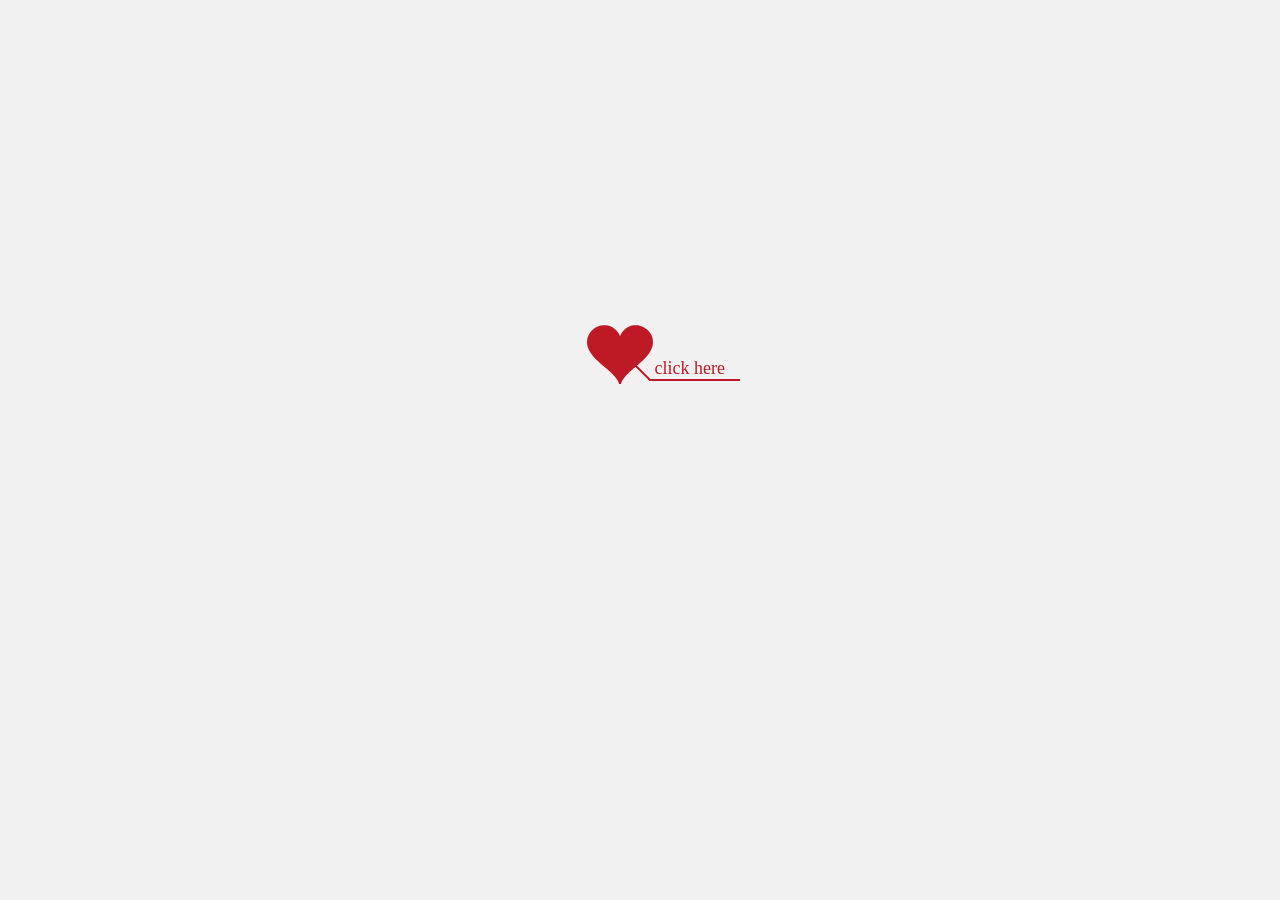
<file: love.html>
<!DOCTYPE html PUBLIC "-//W3C//DTD XHTML 1.0 Strict//EN" "http://www.w3.org/TR/xhtml1/DTD/xhtml1-strict.dtd">
<!-- saved from url=(0027)http://itzoo.info/love.html -->
<html xml:lang="en" xmlns="http://www.w3.org/1999/xhtml"><head><meta http-equiv="Content-Type" content="text/html; charset=UTF-8">
        <title>Love</title>
        
        <link type="text/css" rel="stylesheet" href="./Love_files/default.css">
       	<link href="css/main.css" rel="stylesheet" type="text/css"/>
        <script type="text/javascript" src="./Love_files/jquery.min.js"></script>
        <script type="text/javascript" src="./Love_files/jscex.min.js"></script>
        <script type="text/javascript" src="./Love_files/jscex-parser.js"></script>
        <script type="text/javascript" src="./Love_files/jscex-jit.js"></script>
        <script type="text/javascript" src="./Love_files/jscex-builderbase.min.js"></script>
        <script type="text/javascript" src="./Love_files/jscex-async.min.js"></script>
        <script type="text/javascript" src="./Love_files/jscex-async-powerpack.min.js"></script>
        <script type="text/javascript" src="./Love_files/functions.js" charset="utf-8"></script>
        <script type="text/javascript" src="./Love_files/love.js" charset="utf-8"></script>

    </head>
    <body>
        <div id="main">
            <div id="error">亲，您使用的浏览器无法支持即将显示的内容，请换成谷歌(<a href="http://www.google.cn/chrome/intl/zh-CN/landing_chrome.html?hl=zh-CN&brand=CHMI">Chrome</a>)或者火狐(<a href="http://firefox.com.cn/download/">Firefox</a>)浏览器哟~</div>
            <div id="wrap">
               <div id="text">
                    <div id="code">                 
                    <span class="say">我的爱人，我会牵着你的手，走到满头白发的那一天，</span><br>
                    <span class="say">我会守护你生命里的精彩，并陪伴你一路精彩下去。</span><br>
                    <span class="say">你的幸福快乐，是我一生的追求。</span><br>
                    <span class="say">我会每一天带着笑脸，和你说早安，</span><br>
                     <span class="say">我会每一晚与你道声晚安再入梦乡，</span><br>
                    <span class="say">我会带你去所有你想去的地方，</span><br>
                    <span class="say">陪你闹看你笑</span><br>
                    <span class="say">历经你生命中所有的点点滴滴。</span><br>
                    <span class="say">我期待这一生与你一起走过，</span><br>
                    <span class="say">我期待与你慢慢变老</span><br>
                    <span class="say">等我们老到哪儿也去不了，</span><br>
                    <span class="say">还能满载着一生的幸福快乐 ！</span><br>
                    <br>
                    <span class="say">我会为我们的未来撑起一片天空，</span><br>
                     <span class="say">为我们的将来担负起一生的责任，</span><br>
                      <span class="say">愿意为你去做每一件能让你开心快乐的事。</span><br>
                       <span class="say">所有我们经历的点点滴滴，</span><br>
                        <span class="say">都是我们一辈子最美的回忆。</span><br>
                         <span class="say">我愿意爱你直到老去！</span><br>
                   <br>
                    <span class="say"><span class="space"></span> -- 小男生.</span>
                    </div>
                </div>
                <div id="clock-box">
                    		<!-- 与 <a href="https://lokywang.github.io/" target="_blank">清新小女神</a> 在一起的-->
                    		 与 <a class="button" href="index3.html" target="_blank">刘婷小女神</a> 在一起的
                        <div id="clock"></div>
                </div>
                <canvas id="canvas" width="1100" height="680"></canvas>
            </div>
            
           <iframe frameborder="no" border="0" marginwidth="0" marginheight="0" width=0 height=0 src="//music.163.com/outchain/player?type=2&id=422428548&auto=1&height=66"></iframe>
        </div>
    
    <script>
    </script>

    <script>
    (function(){
        var canvas = $('#canvas');

        if (!canvas[0].getContext) {
            $("#error").show();
            return false;
        }

        var width = canvas.width();
        var height = canvas.height();
        
        canvas.attr("width", width);
        canvas.attr("height", height);

        var opts = {
            seed: {
                x: width / 2 - 20,
                color: "rgb(190, 26, 37)",
                scale: 2
            },
            branch: [
                [535, 680, 570, 250, 500, 200, 30, 100, [
                    [540, 500, 455, 417, 340, 400, 13, 100, [
                        [450, 435, 434, 430, 394, 395, 2, 40]
                    ]],
                    [550, 445, 600, 356, 680, 345, 12, 100, [
                        [578, 400, 648, 409, 661, 426, 3, 80]
                    ]],
                    [539, 281, 537, 248, 534, 217, 3, 40],
                    [546, 397, 413, 247, 328, 244, 9, 80, [
                        [427, 286, 383, 253, 371, 205, 2, 40],
                        [498, 345, 435, 315, 395, 330, 4, 60]
                    ]],
                    [546, 357, 608, 252, 678, 221, 6, 100, [
                        [590, 293, 646, 277, 648, 271, 2, 80]
                    ]]
                ]] 
            ],
            bloom: {
                num: 700,
                width: 1080,
                height: 650,
            },
            footer: {
                width: 1200,
                height: 5,
                speed: 10,
            }
        }

        var tree = new Tree(canvas[0], width, height, opts);
        var seed = tree.seed;
        var foot = tree.footer;
        var hold = 1;

        canvas.click(function(e) {
            var offset = canvas.offset(), x, y;
            x = e.pageX - offset.left;
            y = e.pageY - offset.top;
            if (seed.hover(x, y)) {
                hold = 0; 
                canvas.unbind("click");
                canvas.unbind("mousemove");
                canvas.removeClass('hand');
            }
        }).mousemove(function(e){
            var offset = canvas.offset(), x, y;
            x = e.pageX - offset.left;
            y = e.pageY - offset.top;
            canvas.toggleClass('hand', seed.hover(x, y));
        });

        var seedAnimate = eval(Jscex.compile("async", function () {
            seed.draw();
            while (hold) {
                $await(Jscex.Async.sleep(10));
            }
            while (seed.canScale()) {
                seed.scale(0.95);
                $await(Jscex.Async.sleep(10));
            }
            while (seed.canMove()) {
                seed.move(0, 2);
                foot.draw();
                $await(Jscex.Async.sleep(10));
            }
        }));

        var growAnimate = eval(Jscex.compile("async", function () {
            do {
                tree.grow();
                $await(Jscex.Async.sleep(10));
            } while (tree.canGrow());
        }));

        var flowAnimate = eval(Jscex.compile("async", function () {
            do {
                tree.flower(2);
                $await(Jscex.Async.sleep(10));
            } while (tree.canFlower());
        }));

        var moveAnimate = eval(Jscex.compile("async", function () {
            tree.snapshot("p1", 240, 0, 610, 680);
            while (tree.move("p1", 500, 0)) {
                foot.draw();
                $await(Jscex.Async.sleep(10));
            }
            foot.draw();
            tree.snapshot("p2", 500, 0, 610, 680);

            // 会有闪烁不得意这样做, (＞﹏＜)
            canvas.parent().css("background", "url(" + tree.toDataURL('image/png') + ")");
            canvas.css("background", "#ffe");
            $await(Jscex.Async.sleep(300));
            canvas.css("background", "none");
        }));

        var jumpAnimate = eval(Jscex.compile("async", function () {
            var ctx = tree.ctx;
            while (true) {
                tree.ctx.clearRect(0, 0, width, height);
                tree.jump();
                foot.draw();
                $await(Jscex.Async.sleep(25));
            }
        }));

        var textAnimate = eval(Jscex.compile("async", function () {
            var together = new Date();
            together.setFullYear(2013, 8, 20);
            together.setHours(20);
            together.setMinutes(20);
            together.setSeconds(0);
            together.setMilliseconds(0);

            $("#code").show().typewriter();
            $("#clock-box").fadeIn(500);
            while (true) {
                timeElapse(together);
                $await(Jscex.Async.sleep(1000));
            }
        }));

        var runAsync = eval(Jscex.compile("async", function () {
            $await(seedAnimate());
            $await(growAnimate());
            $await(flowAnimate());
            $await(moveAnimate());

            textAnimate().start();

            $await(jumpAnimate());
        }));

        runAsync().start();
    })();
    </script>



</body></html>
</file>
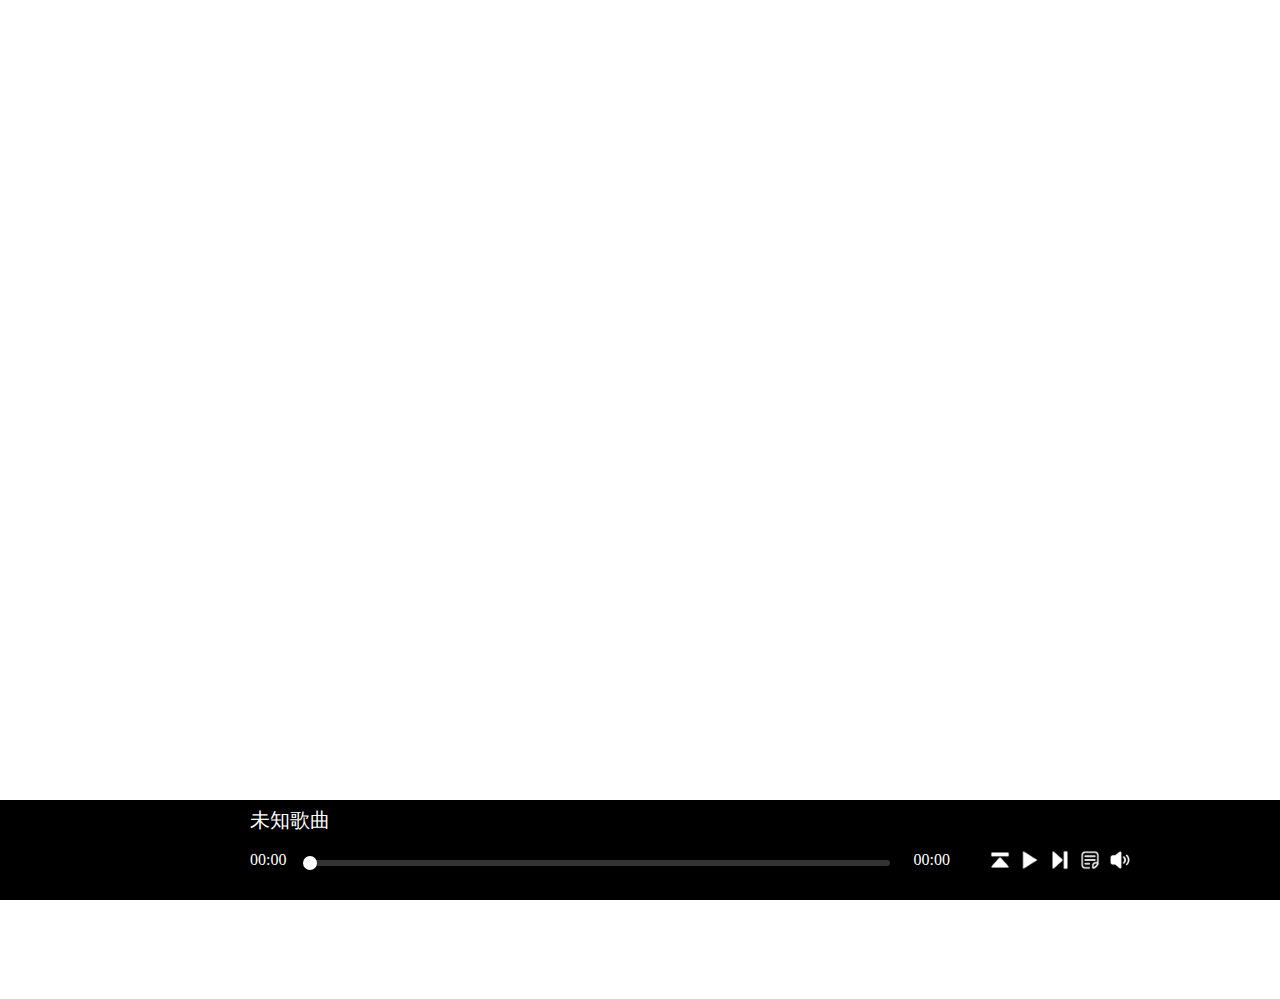
<file: musicdi.html>
<!DOCTYPE html>
<html>
<head>
	<meta charset="utf-8">
	<title>html5 音频播放</title>
	<link rel="stylesheet" type="text/css" href="css/audio.css">
</head>
<body style="height: 999px">
	<div class="audio-box">
		<div class="audio-container">
			<div class="audio-view">
				<div class="audio-cover" ></div>
				<div class="audio-body">
					<h3 class="audio-title">未知歌曲</h3>
					<div class="audio-backs">
						<div class="audio-this-time">00:00</div>
						<div class="audio-count-time">00:00</div>
						<div class="audio-setbacks">
							<i class="audio-this-setbacks">
								<span class="audio-backs-btn"></span>
							</i>
							<span class="audio-cache-setbacks">
							</span>
						</div>
					</div>
				</div>
				<div class="audio-btn">
					<div class="audio-select">
						<div class="audio-prev"></div>
						<div class="audio-play"></div>
						<div class="audio-next"></div>
						<div class="audio-menu"></div>
						<div class="audio-volume"></div>
					</div>
					<div class="audio-set-volume">
						<div class="volume-box">
							<i><span></span></i>
						</div>
					</div>
					<div class="audio-list">
						<div class="audio-list-head">
							<p>歌单</p>
							<span class="menu-close">关闭</span>
						</div>
						<ul class="audio-inline">
						</ul>
					</div>
				</div>
			</div>
		</div>
	</div>
</body>
<script src="http://www.jq22.com/jquery/jquery-1.10.2.js"></script>
<script type="text/javascript" src="js/audio.js"></script>
<script type="text/javascript">
$(function(){

	var song = [
		{
			'cover' : 'images/cover2.jpg',
			'src' : 'http://m2.music.126.net/4uhG3v3vvpRTwJ-HTd5P6w==/6637751697320553.mp3',
			'title' : 'Memories'
		},
		{
			'cover' : 'images/cover.png',
			'src' : 'http://webmp3-1253691995.costj.myqcloud.com/audio/NumberOne.mp3',
			'title' : 'number one'
		},
		{
			'cover' : 'images/cover1.jpg',
			'src' : 'http://webmp3-1253691995.costj.myqcloud.com/audio/dqwm.mp3',
			'title' : '大橋のぞみ - 黒ネコのタンゴ'
		},
		{
			'cover' : 'images/cover3.jpg',
			'src' : 'http://webmp3-1253691995.costj.myqcloud.com/audio/qby.mp3',
			'title' : '黒うさP,初音ミク - 千本桜'
		},
		{
			'cover' : 'images/cover4.jpg',
			'src' : 'http://webmp3-1253691995.costj.myqcloud.com/audio/jljt.mp3',
			'title' : '极乐净土'
		}
	];

	var audioFn = audioPlay({
		song : song,
		autoPlay : true  //是否立即播放第一首，autoPlay为true且song为空，会alert文本提示并退出
	});

	/* 向歌单中添加新曲目，第二个参数true为新增后立即播放该曲目，false则不播放 */
	audioFn.newSong({
		'cover' : 'images/cover5.jpg',
		'src' : 'http://webmp3-1253691995.costj.myqcloud.com/audio/baab.mp3',
		'title' : 'B.A.A.B'
	},false);

	/* 暂停播放 */
	//audioFn.stopAudio();

	/* 开启播放 */
	//audioFn.playAudio();

	/* 选择歌单中索引为3的曲目(索引是从0开始的)，第二个参数true立即播放该曲目，false则不播放 */
	//audioFn.selectMenu(3,true);

	/* 查看歌单中的曲目 */
	//console.log(audioFn.song);

	/* 当前播放曲目的对象 */
	//console.log(audioFn.audio);
});
	

	
</script>
</html>
</file>
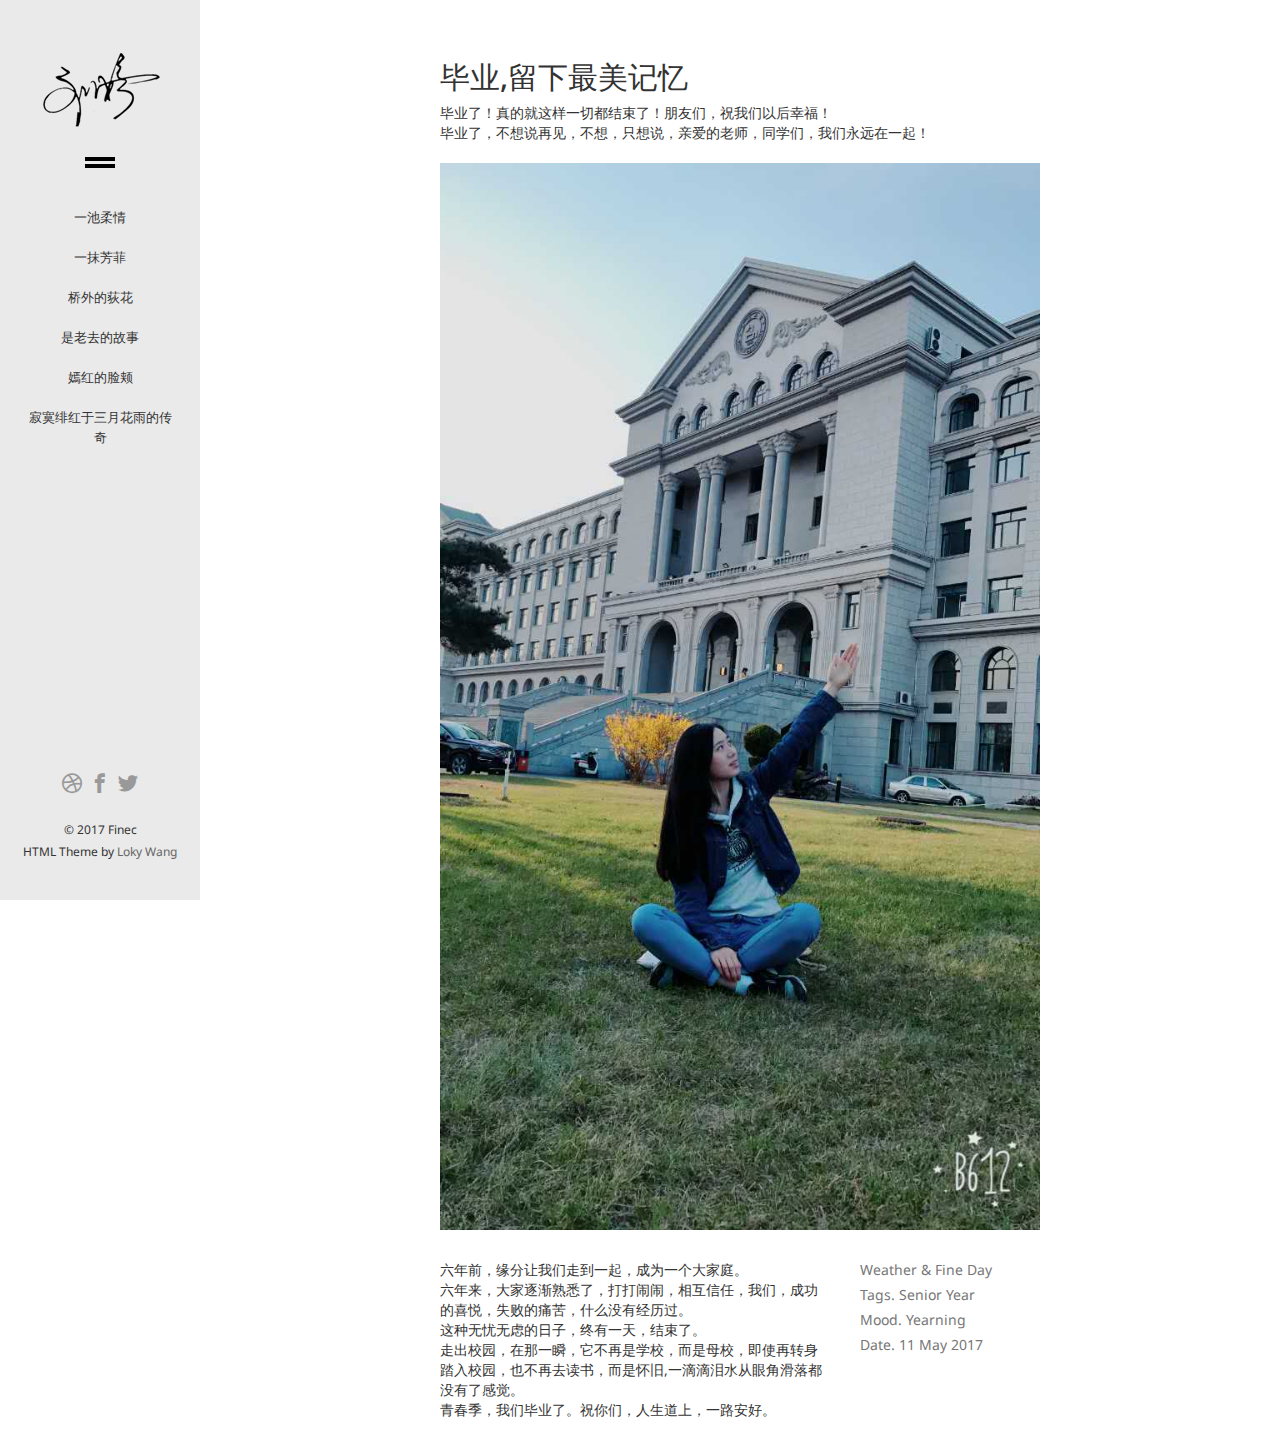
<file: portfolio-single.html>
﻿<!doctype html>



<head>

	<title>Finec - Responsive Portfolio Theme for Designers & Photographers</title>
	<meta charset="utf-8">
    <meta http-equiv="X-UA-Compatible" content="IE=edge" />
	<meta name="keywords" content="" />
	<meta name="description" content="" />
    <link rel="shortcut icon" type="image/png" href="images/favicon.png"/>
    
    <!-- Favicon --> 
	<link rel="shortcut icon" href="images/favicon.ico">
    
    <!-- this styles only adds some repairs on idevices  -->
    <meta name="viewport" content="width=device-width, initial-scale=1.0">
    
    <!-- Latest compiled and minified CSS -->
    <link rel="stylesheet" href="style.css">
    
</head>



<body class="portfolio-single">


<!-- / Site Header -->
<div class="site-header">

	
    <!-- / Site Logo -->
	<div class="site-logo">
    	<img src="images/site-logo.png" />
    </div>
	<!-- \ Site Logo -->
    
	
    <!-- / Site Menu -->
    <div class="site-menu">
    	<div class="icon"></div>
        <div class="menu">
            <ul>
                <li>
						<a href="index1.html">小部落</a>
					</li>
					
					<br />
					<li>
						<a href="portfolio-single.html">随笔</a>
					</li>
					<br />
					<li>
						<a href="blog.html">博客  / 心情</a>
					</li>
					<br />
					<li>
						<a href="blog-single.html">一花 一夜</a>
					</li>
            </ul>
        </div>
    </div>
	<!-- \ Site Menu -->
    
	
    <!-- / Site Description -->
    <h1>
   	 一池柔情<br><br>
   	 一抹芳菲<br><br>
   	 桥外的荻花<br><br>
   	 是老去的故事<br><br>
   	 嫣红的脸颊<br><br>
   	 寂寞绯红于三月花雨的传奇
    </h1>
	<!-- \ Site Description -->
    
    
    <!-- / Site Footer -->
    <div class="site-footer">
        <div class="site-social">
            <ul>
                <li><i class="pe-so-dribbble pe-lg pe-va"></i></li>
                <li><i class="pe-so-facebook pe-lg pe-va"></i></li>
                <li><i class="pe-so-twitter pe-lg pe-va"></i></li>
            </ul>
        </div>
    
    		<p>© 2017 Finec</p>
			<p>HTML Theme by
				<a href="http://themeraid.com">Loky Wang</a>
			</p>
    </div>
    <!-- \ Site Footer -->
    
</div>
<!-- \ Site Header -->


<!-- \ Site Main -->
<div class="site-main">
    <div class="inner clearfix">
        <h2>毕业,留下最美记忆</h2>
        <p>
        	毕业了！真的就这样一切都结束了！朋友们，祝我们以后幸福！<br />
        	毕业了，不想说再见，不想，只想说，亲爱的老师，同学们，我们永远在一起！
        </p>
        <img src="images/uploads/3.jpg" width="1000" height="667" />
        
        
		<div class="desc row">
			<p class="col-md-8">
				六年前，缘分让我们走到一起，成为一个大家庭。<br/>

				六年来，大家逐渐熟悉了，打打闹闹，相互信任，我们，成功的喜悦，失败的痛苦，什么没有经历过。<br/>
				
				这种无忧无虑的日子，终有一天，结束了。<br/>
				
				走出校园，在那一瞬，它不再是学校，而是母校，即使再转身踏入校园，也不再去读书，而是怀旧,一滴滴泪水从眼角滑落都没有了感觉。<br/>
				
				青春季，我们毕业了。祝你们，人生道上，一路安好。
				
			</p>
			<ul class="col-md-4">
				<li>Weather &  Fine Day</li>
				<li>Tags. Senior Year</li>
				<li>Mood. Yearning</li>
				<li>Date. 11 May 2017</li>
			</ul>
		</div>

	        
     </div>
</div>
<!-- / Site Main -->



<!-- / JS Files  -->

    <!-- jQuery -->
    <script src="js/jQuery/jquery-2.1.1.js"></script>
    
    <!-- Theme Functions -->
    <script src="js/functions.js"></script>
        
<!-- \ JS Files  -->



</body>
</html>
</file>
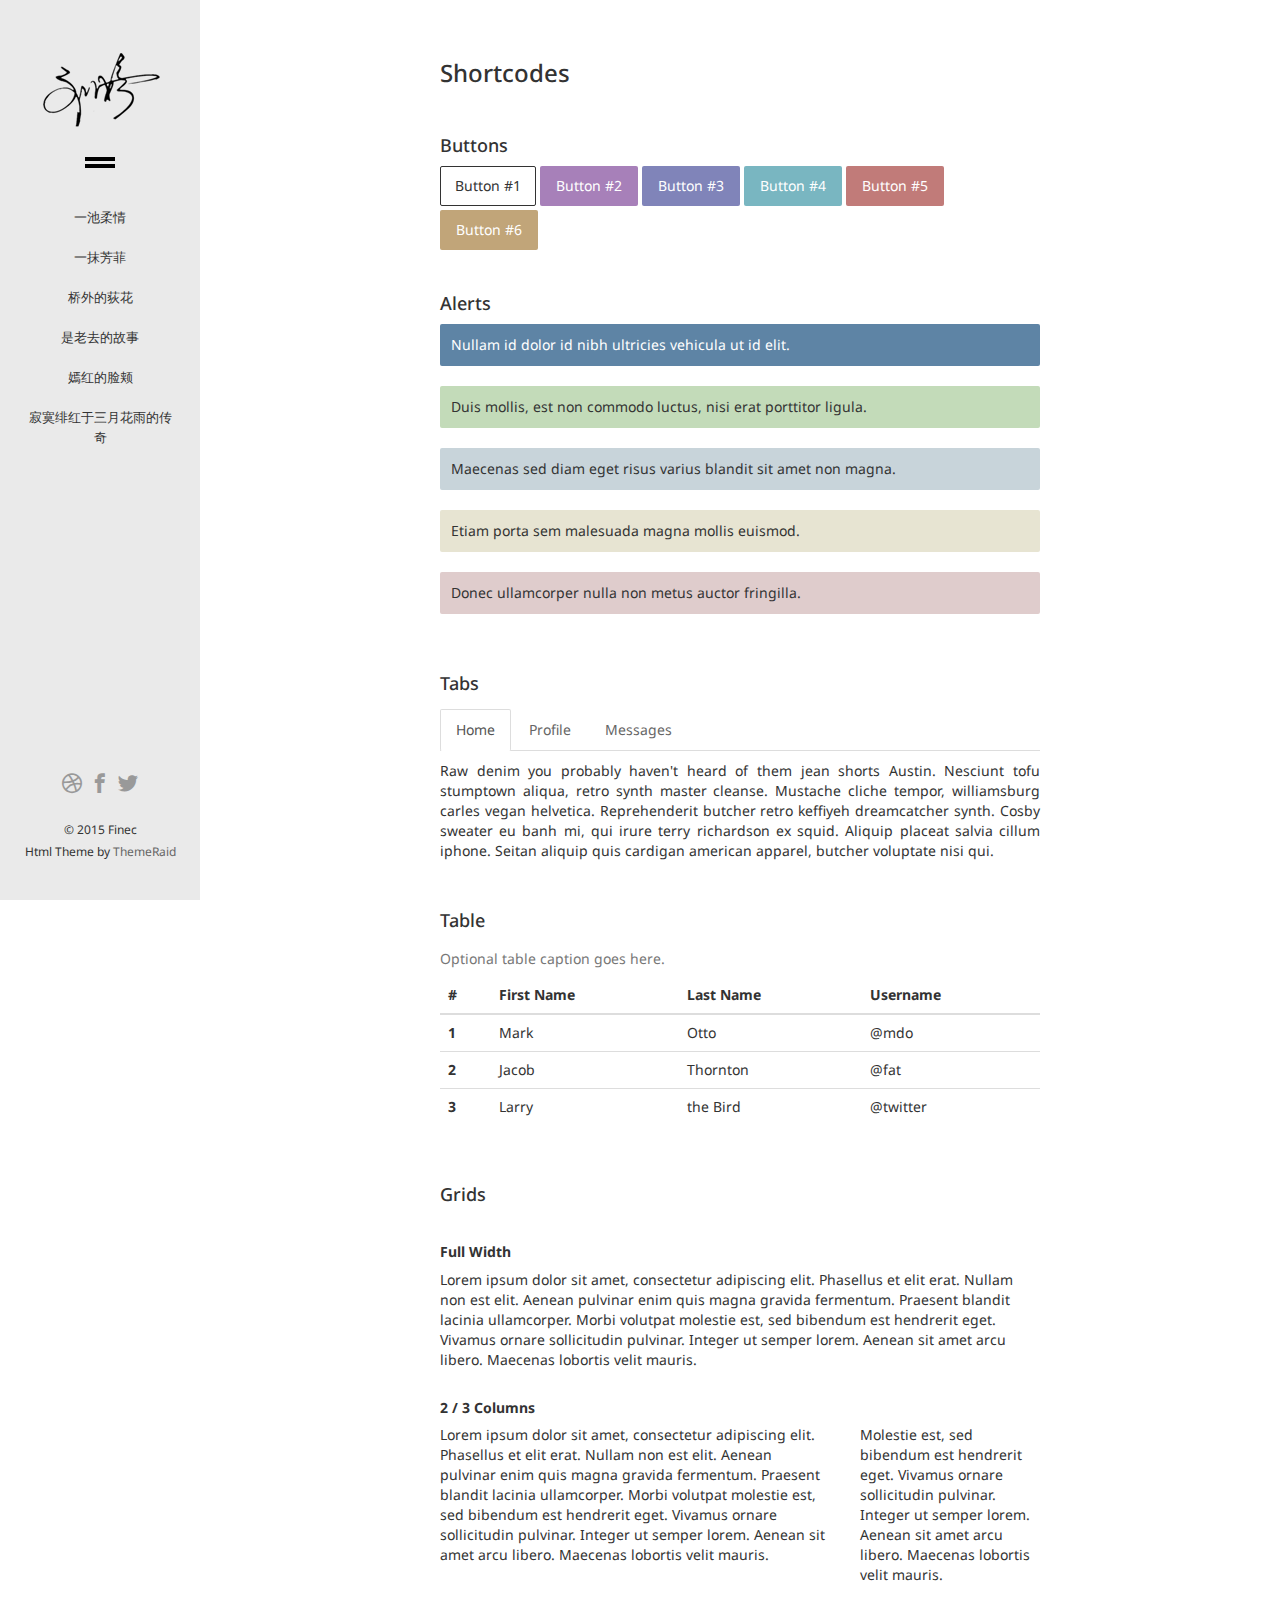
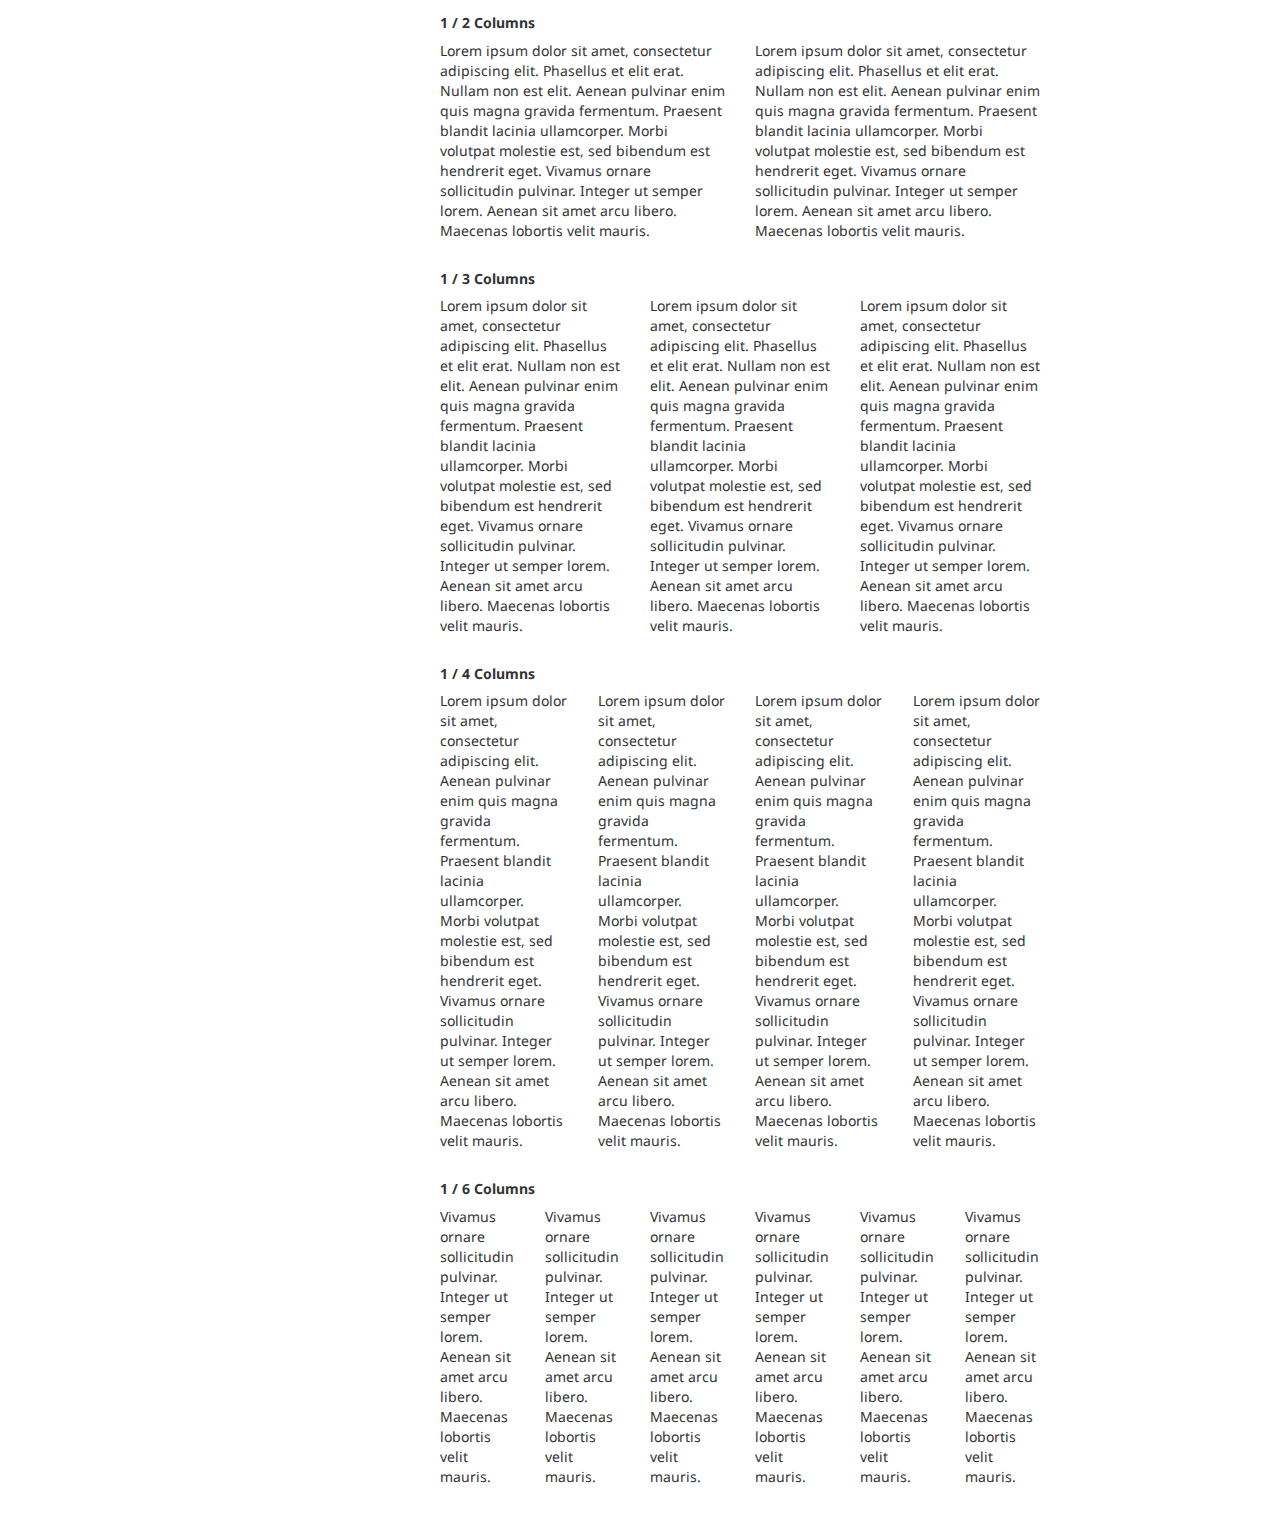
<file: shortcodes.html>
﻿<!doctype html>



<head>

	<title>Finec - Responsive Portfolio Theme for Designers & Photographers</title>
	<meta charset="utf-8">
    <meta http-equiv="X-UA-Compatible" content="IE=edge" />
	<meta name="keywords" content="" />
	<meta name="description" content="" />
    <link rel="shortcut icon" type="image/png" href="images/favicon.png"/>
    
    <!-- Favicon --> 
	<link rel="shortcut icon" href="images/favicon.ico">
    
    <!-- this styles only adds some repairs on idevices  -->
    <meta name="viewport" content="width=device-width, initial-scale=1.0">
    
    <!-- Latest compiled and minified CSS -->
    <link rel="stylesheet" href="style.css">
    
</head>



<body class="shortcodes">


<!-- / Site Header -->
<div class="site-header">

	
    <!-- / Site Logo -->
	<div class="site-logo">
    	<img src="images/site-logo.png" />
    </div>
	<!-- \ Site Logo -->
    
	
    <!-- / Site Menu -->
    <div class="site-menu">
    	<div class="icon"></div>
        <div class="menu">
            <ul>
                <li><a href="index1.html">小部落</a></li>
                <li><a href="about.html">自我</a></li>
                <li><a href="portfolio-single.html">随笔</a></li>
                <li><a href="blog.html">博客 / 心情</a></li>
                <li><a href="blog-single.html">一花 一夜</a></li>
                <li><a href="contact.html">寻他</a></li>
                <li><a href="shortcodes.html">缤纷</a></li>
            </ul>
        </div>
    </div>
	<!-- \ Site Menu -->
    
	
    <!-- / Site Description -->
    <h1>
   	 一池柔情<br><br>
   	 一抹芳菲<br><br>
   	 桥外的荻花<br><br>
   	 是老去的故事<br><br>
   	 嫣红的脸颊<br><br>
   	 寂寞绯红于三月花雨的传奇
    </h1>
	<!-- \ Site Description -->
    
    
    <!-- / Site Footer -->
    <div class="site-footer">
        <div class="site-social">
            <ul>
                <li><i class="pe-so-dribbble pe-lg pe-va"></i></li>
                <li><i class="pe-so-facebook pe-lg pe-va"></i></li>
                <li><i class="pe-so-twitter pe-lg pe-va"></i></li>
            </ul>
        </div>
    
    	<p>© 2015 Finec</p>
        <p>Html Theme by <a href="http://themeraid.com">ThemeRaid</a></p>
    </div>
    <!-- \ Site Footer -->
    
</div>
<!-- \ Site Header -->


<!-- \ Site Main -->
<div class="site-main">
	<div class="inner clearfix">
    
        
        <h3>Shortcodes</h3>
        
            
            
            <!-- / Buttons -->
            <h4>Buttons</h4>
            <a class="btn btn-default" href="#" role="button">Button #1</a>
            <a class="btn btn-primary" href="#" role="button">Button #2</a>
            <a class="btn btn-success" href="#" role="button">Button #3</a>
            <a class="btn btn-info" href="#" role="button">Button #4</a>
            <a class="btn btn-warning" href="#" role="button">Button #5</a>
            <a class="btn btn-danger" href="#" role="button">Button #6</a>
            <!-- / Buttons -->
            
            
            <!-- / Buttons -->
            <h4>Alerts</h4>
            <p class="alert bg-primary">Nullam id dolor id nibh ultricies vehicula ut id elit.</p>
            <p class="alert bg-success">Duis mollis, est non commodo luctus, nisi erat porttitor ligula.</p>
            <p class="alert bg-info">Maecenas sed diam eget risus varius blandit sit amet non magna.</p>
            <p class="alert bg-warning">Etiam porta sem malesuada magna mollis euismod.</p>
            <p class="alert bg-danger">Donec ullamcorper nulla non metus auctor fringilla.</p>
            <!-- \ Buttons -->
            
            
            
            
            <!-- / Tabs -->
            <h4>Tabs</h4>
            <div role="tabpanel">
                <!-- Nav tabs -->
                <ul class="nav nav-tabs" role="tablist">
                    <li role="presentation" class="active"><a href="#home" aria-controls="home" role="tab" data-toggle="tab">Home</a></li>
                    <li role="presentation"><a href="#profile" aria-controls="profile" role="tab" data-toggle="tab">Profile</a></li>
                    <li role="presentation"><a href="#messages" aria-controls="messages" role="tab" data-toggle="tab">Messages</a></li>
                </ul>
                    
                <!-- Tab panes -->
                <div class="tab-content">
                    <div role="tabpanel" class="tab-pane active" id="home">
                    Raw denim you probably haven't heard of them jean shorts Austin. Nesciunt tofu stumptown aliqua, retro synth master cleanse. Mustache cliche tempor, williamsburg carles vegan helvetica. Reprehenderit butcher retro keffiyeh dreamcatcher synth. Cosby sweater eu banh mi, qui irure terry richardson ex squid. Aliquip placeat salvia cillum iphone. Seitan aliquip quis cardigan american apparel, butcher voluptate nisi qui.
                    </div>
                    <div role="tabpanel" class="tab-pane" id="profile">
                    Food truck fixie locavore, accusamus mcsweeney's marfa nulla single-origin coffee squid. Exercitation +1 labore velit, blog sartorial PBR leggings next level wes anderson artisan four loko farm-to-table craft beer twee. Qui photo booth letterpress, commodo enim craft beer mlkshk aliquip jean shorts ullamco ad vinyl cillum PBR. Homo nostrud organic, assumenda labore aesthetic magna delectus mollit. Keytar helvetica VHS salvia yr, vero magna velit sapiente labore stumptown. Vegan fanny pack odio cillum wes anderson 8-bit, sustainable jean shorts beard ut DIY ethical culpa terry richardson biodiesel. Art party scenester stumptown, tumblr butcher vero sint qui sapiente accusamus tattooed echo park.
                    </div>
                    <div role="tabpanel" class="tab-pane" id="messages">
                    Etsy mixtape wayfarers, ethical wes anderson tofu before they sold out mcsweeney's organic lomo retro fanny pack lo-fi farm-to-table readymade. Messenger bag gentrify pitchfork tattooed craft beer, iphone skateboard locavore carles etsy salvia banksy hoodie helvetica. DIY synth PBR banksy irony. Leggings gentrify squid 8-bit cred pitchfork. Williamsburg banh mi whatever gluten-free, carles pitchfork biodiesel fixie etsy retro mlkshk vice blog. Scenester cred you probably haven't heard of them, vinyl craft beer blog stumptown. Pitchfork sustainable tofu synth chambray yr.
                    </div>
                </div>
            </div>
            <!-- \ Tabs -->
            
            
            
            <!-- / Table -->
            <h4>Table</h4>
            <table class="table">
              <caption>Optional table caption goes here.</caption>
              <thead>
                <tr>
                  <th>#</th>
                  <th>First Name</th>
                  <th>Last Name</th>
                  <th>Username</th>
                </tr>
              </thead>
              <tbody>
                <tr>
                  <th scope="row">1</th>
                  <td>Mark</td>
                  <td>Otto</td>
                  <td>@mdo</td>
                </tr>
                <tr>
                  <th scope="row">2</th>
                  <td>Jacob</td>
                  <td>Thornton</td>
                  <td>@fat</td>
                </tr>
                <tr>
                  <th scope="row">3</th>
                  <td>Larry</td>
                  <td>the Bird</td>
                  <td>@twitter</td>
                </tr>
              </tbody>
            </table>
            <!-- \ Table -->



            <!-- / Grids -->
            <h4>Grids</h4>
            
            <h5><b>Full Width</b></h5>
            <div class="row">
              <div class="col-md-12">
              Lorem ipsum dolor sit amet, consectetur adipiscing elit. Phasellus et elit erat. Nullam non est elit. Aenean pulvinar enim quis magna gravida fermentum. Praesent blandit lacinia ullamcorper. Morbi volutpat molestie est, sed bibendum est hendrerit eget. Vivamus ornare sollicitudin pulvinar. Integer ut semper lorem. Aenean sit amet arcu libero. Maecenas lobortis velit mauris.
              </div>
            </div>
            
            <h5><b>2 / 3 Columns</b></h5>
            <div class="row">
              <div class="col-md-8">
              Lorem ipsum dolor sit amet, consectetur adipiscing elit. Phasellus et elit erat. Nullam non est elit. Aenean pulvinar enim quis magna gravida fermentum. Praesent blandit lacinia ullamcorper. Morbi volutpat molestie est, sed bibendum est hendrerit eget. Vivamus ornare sollicitudin pulvinar. Integer ut semper lorem. Aenean sit amet arcu libero. Maecenas lobortis velit mauris.
              </div>
              <div class="col-md-4">
              Molestie est, sed bibendum est hendrerit eget. Vivamus ornare sollicitudin pulvinar. Integer ut semper lorem. Aenean sit amet arcu libero. Maecenas lobortis velit mauris.
              </div>
            </div>
            
            <h5><b>1 / 2 Columns</b></h5>
            <div class="row">
              <div class="col-md-6">
              Lorem ipsum dolor sit amet, consectetur adipiscing elit. Phasellus et elit erat. Nullam non est elit. Aenean pulvinar enim quis magna gravida fermentum. Praesent blandit lacinia ullamcorper. Morbi volutpat molestie est, sed bibendum est hendrerit eget. Vivamus ornare sollicitudin pulvinar. Integer ut semper lorem. Aenean sit amet arcu libero. Maecenas lobortis velit mauris.
              </div>
              <div class="col-md-6">
              Lorem ipsum dolor sit amet, consectetur adipiscing elit. Phasellus et elit erat. Nullam non est elit. Aenean pulvinar enim quis magna gravida fermentum. Praesent blandit lacinia ullamcorper. Morbi volutpat molestie est, sed bibendum est hendrerit eget. Vivamus ornare sollicitudin pulvinar. Integer ut semper lorem. Aenean sit amet arcu libero. Maecenas lobortis velit mauris.
              </div>
            </div>
            
            <h5><b>1 / 3 Columns</b></h5>
            <div class="row">
              <div class="col-md-4">
              Lorem ipsum dolor sit amet, consectetur adipiscing elit. Phasellus et elit erat. Nullam non est elit. Aenean pulvinar enim quis magna gravida fermentum. Praesent blandit lacinia ullamcorper. Morbi volutpat molestie est, sed bibendum est hendrerit eget. Vivamus ornare sollicitudin pulvinar. Integer ut semper lorem. Aenean sit amet arcu libero. Maecenas lobortis velit mauris.
              </div>
              <div class="col-md-4">
              Lorem ipsum dolor sit amet, consectetur adipiscing elit. Phasellus et elit erat. Nullam non est elit. Aenean pulvinar enim quis magna gravida fermentum. Praesent blandit lacinia ullamcorper. Morbi volutpat molestie est, sed bibendum est hendrerit eget. Vivamus ornare sollicitudin pulvinar. Integer ut semper lorem. Aenean sit amet arcu libero. Maecenas lobortis velit mauris.
              </div>
              <div class="col-md-4">
              Lorem ipsum dolor sit amet, consectetur adipiscing elit. Phasellus et elit erat. Nullam non est elit. Aenean pulvinar enim quis magna gravida fermentum. Praesent blandit lacinia ullamcorper. Morbi volutpat molestie est, sed bibendum est hendrerit eget. Vivamus ornare sollicitudin pulvinar. Integer ut semper lorem. Aenean sit amet arcu libero. Maecenas lobortis velit mauris.
              </div>
            </div>
            
            <h5><b>1 / 4 Columns</b></h5>
            <div class="row">
              <div class="col-md-3">
              Lorem ipsum dolor sit amet, consectetur adipiscing elit. Aenean pulvinar enim quis magna gravida fermentum. Praesent blandit lacinia ullamcorper. Morbi volutpat molestie est, sed bibendum est hendrerit eget. Vivamus ornare sollicitudin pulvinar. Integer ut semper lorem. Aenean sit amet arcu libero. Maecenas lobortis velit mauris.
              </div>
              <div class="col-md-3">
              Lorem ipsum dolor sit amet, consectetur adipiscing elit. Aenean pulvinar enim quis magna gravida fermentum. Praesent blandit lacinia ullamcorper. Morbi volutpat molestie est, sed bibendum est hendrerit eget. Vivamus ornare sollicitudin pulvinar. Integer ut semper lorem. Aenean sit amet arcu libero. Maecenas lobortis velit mauris.
              </div>
              <div class="col-md-3">
              Lorem ipsum dolor sit amet, consectetur adipiscing elit. Aenean pulvinar enim quis magna gravida fermentum. Praesent blandit lacinia ullamcorper. Morbi volutpat molestie est, sed bibendum est hendrerit eget. Vivamus ornare sollicitudin pulvinar. Integer ut semper lorem. Aenean sit amet arcu libero. Maecenas lobortis velit mauris.
              </div>
              <div class="col-md-3">
              Lorem ipsum dolor sit amet, consectetur adipiscing elit. Aenean pulvinar enim quis magna gravida fermentum. Praesent blandit lacinia ullamcorper. Morbi volutpat molestie est, sed bibendum est hendrerit eget. Vivamus ornare sollicitudin pulvinar. Integer ut semper lorem. Aenean sit amet arcu libero. Maecenas lobortis velit mauris.
              </div>
            </div>
            
            <h5><b>1 / 6 Columns</b></h5>
            <div class="row">
              <div class="col-md-2">
              Vivamus ornare sollicitudin pulvinar. Integer ut semper lorem. Aenean sit amet arcu libero. Maecenas lobortis velit mauris.
              </div>
              <div class="col-md-2">
              Vivamus ornare sollicitudin pulvinar. Integer ut semper lorem. Aenean sit amet arcu libero. Maecenas lobortis velit mauris.
              </div>
              <div class="col-md-2">
              Vivamus ornare sollicitudin pulvinar. Integer ut semper lorem. Aenean sit amet arcu libero. Maecenas lobortis velit mauris.
              </div>
              <div class="col-md-2">
              Vivamus ornare sollicitudin pulvinar. Integer ut semper lorem. Aenean sit amet arcu libero. Maecenas lobortis velit mauris.
              </div>
              <div class="col-md-2">
              Vivamus ornare sollicitudin pulvinar. Integer ut semper lorem. Aenean sit amet arcu libero. Maecenas lobortis velit mauris.
              </div>
              <div class="col-md-2">
              Vivamus ornare sollicitudin pulvinar. Integer ut semper lorem. Aenean sit amet arcu libero. Maecenas lobortis velit mauris.
              </div>
            </div>
			<!-- \ Grids -->






            
    </div>
</div>
<!-- / Site Main -->



<!-- / JS Files  -->

    <!-- jQuery -->
    <script src="js/jQuery/jquery-2.1.1.js"></script>
    
    <!-- Theme Functions -->
    <script src="js/functions.js"></script>
    
    <!-- Bootstrap -->
	<script src="js/bootstrap/bootstrap.min.js"></script>
    
<!-- \ JS Files  -->



</body>
</html>
</file>
<file: Love_files/default.css>
body{margin:0;padding:0;background:#ffe;font-size:14px;font-family:'微软雅黑','宋体',sans-serif;color:#231F20;overflow:auto}
a {color:#000;font-size:14px;}
#main{width:100%;}
#wrap{position:relative;margin:0 auto;width:1100px;height:680px;margin-top:10px;}
#text{width:400px;height:425px;left:60px;top:80px;position:absolute;}
#code{display:none;font-size:16px;}
#clock-box {position:absolute;left:60px;top:550px;font-size:28px;display:none;}
#clock-box a {font-size:28px;text-decoration:none;}
#clock{margin-left:48px;}
#clock .digit {font-size:64px;}
#canvas{margin:0 auto;width:1100px;height:680px;}
#error{margin:0 auto;text-align:center;margin-top:60px;display:none;}
.hand{cursor:pointer;}
.say{margin-left:5px;}
.space{margin-right:150px;}
</file>
<file: css/main.css>
body { margin: 0px; padding: 0px; background-color: #F1F1F1; font-family: "Microsoft YaHei","宋体","Segoe UI", "Lucida Grande", Helvetica, Arial,sans-serif, FreeSans, Arimo; }

#awesome{
	margin-top: 200px !important;	
}
#wrapper {
	float: left;
	width: 100%;
	margin-bottom: 30px;
}
#wrapper-inner{
	width: 950px;
	margin-right: auto;
	margin-left: auto;
}
.wrapper-inner-tab{
	float: left;
	width: 100%;
	margin-top: 125px;
}
.wrapper-inner-tab-title {
	width: 100%;
	margin-top: 30px;
	font-size: 25px;
	color: #666666;
	float: left;
	text-align: center;
	margin-bottom: 80px;
}
.wrapper-inner-tab-backgrounds { 
	float: left;
	height: 300px;
	width: 950px;
}
.wrapper-inner-tab-backgrounds-first{
	float: left;
	height: 300px;
	width: 33.33%;
	background-color: #feb41d;
}
.wrapper-inner-tab-backgrounds-second{
	float: left;
	height: 300px;
	width: 33.33%;
	background-color: #5e7c87;
}
.wrapper-inner-tab-backgrounds-third{
	float: left;
	height: 300px;
	width: 33.33%;
	background-color: #4c5f6d;
}
.sim-button{
	line-height: 50px;
	height: 50px;
	text-align: center;
	margin-right: auto;
	margin-left: auto;
	margin-top: 125px;
	width: 60%;
	cursor: pointer;
}
.button1 {
	color: rgba(255,255,255,1);
	-webkit-transition: all 0.5s;
	-moz-transition: all 0.5s;
	-o-transition: all 0.5s;
	transition: all 0.5s;
	position: relative;
	border: 1px solid rgba(255,255,255,0.5);
}
.button1 a{
	color: rgba(51,51,51,1);
	text-decoration: none;
	display: block;
}
.button1:hover {
	background-color: rgba(255,255,255,0.2);
	-webkit-border-radius: 25px;
	-moz-border-radius: 25px;
	border-radius: 25px;	
}
.button2 {
	color: rgba(255,255,255,1);
	-webkit-transition: all 0.5s;
	-moz-transition: all 0.5s;
	-o-transition: all 0.5s;
	transition: all 0.5s;
	position: relative;
	border: 1px solid rgba(255,255,255,0.5);
	overflow: hidden;
}
.button2 a{
	color: rgba(51,51,51,1);
	text-decoration: none;
	display: block;
}
.button2 span {
	-webkit-transition: all 0.3s;
	-moz-transition: all 0.3s;
	-o-transition: all 0.3s;
	transition: all 0.3s;
}
.button2:hover{
	background-color: rgba(255,255,255,0.2);
}
.button2:hover > span{
	opacity: 0;
	-webkit-transform: translate(0px,-40px);
	transform: translate(0px,-40px);
}
.button2::after{
	content: attr(data-text);
	position: absolute;
	width: 100%;
	height: 100%;
	top: 0;
	left: 0;
	opacity: 0;
	-webkit-transform: translate(0, 30%);
	transform: translate(0, 30%);
	-webkit-transition: all 0.3s;
	-moz-transition: all 0.3s;
	-o-transition: all 0.3s;
	transition: all 0.3s;	
}
.button2:hover::after{
	opacity: 1;
	-webkit-transform: translate(0, 0);
	transform: translate(0, 0);
}
.button3 {
	color: rgba(255,255,255,1);
	-webkit-transition: all 0.5s;
	-moz-transition: all 0.5s;
	-o-transition: all 0.5s;
	transition: all 0.5s;
	position: relative;
	border: 1px solid rgba(255,255,255,0.5);
	overflow: hidden;
}
.button3 a{
	color: rgba(51,51,51,1);
	text-decoration: none;
	display: block;
}
.button3 span {
	-webkit-transition: all 0.3s;
	-moz-transition: all 0.3s;
	-o-transition: all 0.3s;
	transition: all 0.3s;
}
.button3:hover{
	background-color: rgba(255,255,255,0.2);
}
.button3:hover > span{
	opacity: 0;
	-webkit-transform: translate(0px,40px);
	transform: translate(0px,40px);
}
.button3::after{
	content: attr(data-text);
	position: absolute;
	width: 100%;
	height: 100%;
	top: 0;
	left: 0;
	opacity: 0;
	-webkit-transform: translate(-30%, 0);
	transform: translate(-30%, 0);
	-webkit-transition: all 0.3s;
	-moz-transition: all 0.3s;
	-o-transition: all 0.3s;
	transition: all 0.3s;	
}
.button3:hover::after{
	opacity: 1;
	-webkit-transform: translate(0, 0);
	transform: translate(0, 0);
}
.button4 {
	color: rgba(255,255,255,1);
	-webkit-transition: all 0.5s;
	-moz-transition: all 0.5s;
	-o-transition: all 0.5s;
	transition: all 0.5s;
	position: relative;
	border: 1px solid rgba(255,255,255,0.5);
	overflow: hidden;
}
.button4 a{
	color: rgba(51,51,51,1);
	text-decoration: none;
	display: block;
}
.button4 > span {
	-webkit-transition: all 0.3s;
	-moz-transition: all 0.3s;
	-o-transition: all 0.3s;
	transition: all 0.3s;
}
.button4:hover{
	background-color: rgba(255,255,255,0.2);
}
.button4:hover > span{
	opacity: 0;
	-webkit-transform: translate(0px,40px);
	transform: translate(0px,40px);
}
.button4::after{
	content: attr(data-text);
	position: absolute;
	width: 100%;
	height: 100%;
	top: 0;
	left: 0;
	opacity: 0;
	-webkit-transform: translate(-30%, -50%) rotate(-30deg);
	transform: translate(-30%, -50%) rotate(-30deg);
	-webkit-transition: all 0.3s;
	-moz-transition: all 0.3s;
	-o-transition: all 0.3s;
	transition: all 0.3s;	
	
}
.button4:hover::after{
	opacity: 1;
	-webkit-transform: translate(0, 0);
	transform: translate(0, 0);
}
@-webkit-keyframes jello {
  from, 11.1%, to {
    -webkit-transform: none;
    transform: none;
  }

  22.2% {
    -webkit-transform: skewX(-12.5deg) skewY(-12.5deg);
    transform: skewX(-12.5deg) skewY(-12.5deg);
  }

  33.3% {
    -webkit-transform: skewX(6.25deg) skewY(6.25deg);
    transform: skewX(6.25deg) skewY(6.25deg);
  }

  44.4% {
    -webkit-transform: skewX(-3.125deg) skewY(-3.125deg);
    transform: skewX(-3.125deg) skewY(-3.125deg);
  }

  55.5% {
    -webkit-transform: skewX(1.5625deg) skewY(1.5625deg);
    transform: skewX(1.5625deg) skewY(1.5625deg);
  }

  66.6% {
    -webkit-transform: skewX(-0.78125deg) skewY(-0.78125deg);
    transform: skewX(-0.78125deg) skewY(-0.78125deg);
  }

  77.7% {
    -webkit-transform: skewX(0.390625deg) skewY(0.390625deg);
    transform: skewX(0.390625deg) skewY(0.390625deg);
  }

  88.8% {
    -webkit-transform: skewX(-0.1953125deg) skewY(-0.1953125deg);
    transform: skewX(-0.1953125deg) skewY(-0.1953125deg);
  }
}

@keyframes jello {
  from, 11.1%, to {
    -webkit-transform: none;
    transform: none;
  }

  22.2% {
    -webkit-transform: skewX(-12.5deg) skewY(-12.5deg);
    transform: skewX(-12.5deg) skewY(-12.5deg);
  }

  33.3% {
    -webkit-transform: skewX(6.25deg) skewY(6.25deg);
    transform: skewX(6.25deg) skewY(6.25deg);
  }

  44.4% {
    -webkit-transform: skewX(-3.125deg) skewY(-3.125deg);
    transform: skewX(-3.125deg) skewY(-3.125deg);
  }

  55.5% {
    -webkit-transform: skewX(1.5625deg) skewY(1.5625deg);
    transform: skewX(1.5625deg) skewY(1.5625deg);
  }

  66.6% {
    -webkit-transform: skewX(-0.78125deg) skewY(-0.78125deg);
    transform: skewX(-0.78125deg) skewY(-0.78125deg);
  }

  77.7% {
    -webkit-transform: skewX(0.390625deg) skewY(0.390625deg);
    transform: skewX(0.390625deg) skewY(0.390625deg);
  }

  88.8% {
    -webkit-transform: skewX(-0.1953125deg) skewY(-0.1953125deg);
    transform: skewX(-0.1953125deg) skewY(-0.1953125deg);
  }
}
.button5{
	color: rgba(255,255,255,1);
	-webkit-transition: all 0.5s;
	-moz-transition: all 0.5s;
	-o-transition: all 0.5s;
	transition: all 0.5s;
	position: relative;
	border: 1px solid rgba(255,255,255,0.5);
}
.button5 a{
	color: rgba(51,51,51,1);
	text-decoration: none;
	display: block;
}
.button5:hover{
	-webkit-animation-name: jello;
	animation-name: jello;
	-webkit-animation-duration: 1s;
	animation-duration: 1s;
	-webkit-animation-fill-mode: both;
	animation-fill-mode: both;
	background-color: rgba(255,255,255,0.2);
	
}
.button6{
	color: rgba(255,255,255,1);
	-webkit-transition: all 0.5s;
	-moz-transition: all 0.5s;
	-o-transition: all 0.5s;
	transition: all 0.5s;
	border: 1px solid rgba(255,255,255,0.5);
	position: relative;	
}
.button6 a{
	color: rgba(51,51,51,1);
	text-decoration: none;
	display: block;
}
.button6 span{
	z-index: 2;	
	display: block;
	position: absolute;
	width: 100%;
	height: 100%;	
}
.button6::before{
	content: '';
	position: absolute;
	top: 0;
	left: 0;
	width: 100%;
	height: 100%;
	z-index: 1;
	opacity: 0;
	background-color: rgba(255,255,255,0.5);
	-webkit-transition: all 0.4s;
	-moz-transition: all 0.4s;
	-o-transition: all 0.4s;
	transition: all 0.4s;
	-webkit-transform: scale(0.5, 1);
	transform: scale(0.5, 1);
}
.button6:hover::before{
	opacity: 1;
	-webkit-transform: scale(1, 1);
	transform: scale(1, 1);
}
.button7{
	color: rgba(255,255,255,1);
	-webkit-transition: all 0.5s;
	-moz-transition: all 0.5s;
	-o-transition: all 0.5s;
	transition: all 0.5s;
	border: 1px solid rgba(255,255,255,0.5);
	position: relative;	
}
.button7 a{
	color: rgba(51,51,51,1);
	text-decoration: none;
	display: block;
}
.button7 span{
	z-index: 2;	
	display: block;
	position: absolute;
	width: 100%;
	height: 100%;	
}
.button7::before{
	content: '';
	position: absolute;
	top: 0;
	left: 0;
	width: 100%;
	height: 100%;
	z-index: 1;
	opacity: 0;
	background-color: rgba(255,255,255,0.5);
	-webkit-transition: all 0.4s;
	-moz-transition: all 0.4s;
	-o-transition: all 0.4s;
	transition: all 0.4s;
	-webkit-transform: scale(1, 0.5);
	transform: scale(1, 0.5);
}
.button7:hover::before{
	opacity: 1;
	-webkit-transform: scale(1, 1);
	transform: scale(1, 1);
}
.button8{
	color: rgba(255,255,255,1);
	-webkit-transition: all 0.5s;
	-moz-transition: all 0.5s;
	-o-transition: all 0.5s;
	transition: all 0.5s;
	border: 1px solid rgba(255,255,255,0.5);
	position: relative;	
}
.button8 a{
	color: rgba(51,51,51,1);
	text-decoration: none;
	display: block;
}
.button8 span{
	z-index: 2;	
	display: block;
	position: absolute;
	width: 100%;
	height: 100%;	
}
.button8::before{
	content: '';
	position: absolute;
	top: 0;
	left: 0;
	width: 0%;
	height: 100%;
	z-index: 1;
	opacity: 0;
	background-color: rgba(255,255,255,0.5);
	-webkit-transition: all 0.3s;
	-moz-transition: all 0.3s;
	-o-transition: all 0.3s;
	transition: all 0.3s;

}
.button8:hover::before{
	opacity: 1;
	width: 100%;
}
.button9{
	color: rgba(255,255,255,1);
	-webkit-transition: all 0.5s;
	-moz-transition: all 0.5s;
	-o-transition: all 0.5s;
	transition: all 0.5s;
	border: 1px solid rgba(255,255,255,0.5);
	position: relative;	
	overflow: hidden;
}
.button9 a{
	color: rgba(51,51,51,1);
	text-decoration: none;
	display: block;
}
.button9 span{
	z-index: 2;	
	display: block;
	position: absolute;
	width: 100%;
	height: 100%;	
}
.button9::before{
	content: '';
	position: absolute;
	top: 0;
	left: 0;
	width: 100%;
	height: 100%;
	z-index: 1;
	opacity: 0;
	background-color: rgba(255,255,255,0.5);
	-webkit-transition: all 0.5s;
	-moz-transition: all 0.5s;
	-o-transition: all 0.5s;
	transition: all 0.5s;
}
.button9:hover::before{
	opacity: 1;
	-webkit-transform: skewX(-180deg)  scale(0.5,1);
	transform: skewX(-180deg)  scale(0.5,1);
}
.button10{
	color: rgba(255,255,255,1);
	-webkit-transition: all 0.5s;
	-moz-transition: all 0.5s;
	-o-transition: all 0.5s;
	transition: all 0.5s;
	position: relative;	
}
.button10 a{
	color: rgba(51,51,51,1);
	text-decoration: none;
	display: block;
}
.button10 span{
	z-index: 2;	
	display: block;
	position: absolute;
	width: 100%;
	height: 100%;	
}
.button10::before{
	content: '';
	position: absolute;
	top: 0;
	left: 0;
	width: 100%;
	height: 100%;
	z-index: 1;
	-webkit-transition: all 0.5s;
	-moz-transition: all 0.5s;
	-o-transition: all 0.5s;
	transition: all 0.5s;
	border: 1px solid rgba(255,255,255,0.5);
	background-color: rgba(255,255,255,0.25);
}
.button10::after{
	content: '';
	position: absolute;
	top: 0;
	left: 0;
	width: 100%;
	height: 100%;
	z-index: 1;
	-webkit-transition: all 0.5s;
	-moz-transition: all 0.5s;
	-o-transition: all 0.5s;
	transition: all 0.5s;
	border: 1px solid rgba(255,255,255,0.5);
	background-color: rgba(255,255,255,0.25);

}
.button10:hover::before{
    -webkit-transform: rotate(-45deg);
       -moz-transform: rotate(-45deg);
        -ms-transform: rotate(-45deg);
         -o-transform: rotate(-45deg);
            transform: rotate(-45deg);
			background-color: rgba(255,255,255,0);
}
.button10:hover::after{
    -webkit-transform: rotate(45deg);
       -moz-transform: rotate(45deg);
        -ms-transform: rotate(45deg);
         -o-transform: rotate(45deg);
            transform: rotate(45deg);
			background-color: rgba(255,255,255,0);
}
.button11{
	color: rgba(255,255,255,1);
	-webkit-transition: all 0.5s;
	-moz-transition: all 0.5s;
	-o-transition: all 0.5s;
	transition: all 0.5s;
	
	position: relative;
	perspective: 2000px;	

}
.button11 a{
	color: rgba(51,51,51,1);
	text-decoration: none;
	display: block;
}
.button11 span{
	z-index: 2;	
	display: block;
	position: absolute;
	width: 100%;
	height: 100%;	
}
.button11::before{
	content: '';
	position: absolute;
	top: 0;
	left: 0;
	width: 100%;
	height: 100%;
	z-index: 1;
	-webkit-transition: all 0.5s;
	-moz-transition: all 0.5s;
	-o-transition: all 0.5s;
	transition: all 0.5s;
	border: 1px solid rgba(255,255,255,0.5);
	background-color: rgba(255,255,255,0.25);
}
.button11::after{
	content: '';
	position: absolute;
	top: 0;
	left: 0;
	width: 100%;
	height: 100%;
	z-index: 1;
	-webkit-transition: all 0.5s;
	-moz-transition: all 0.5s;
	-o-transition: all 0.5s;
	transition: all 0.5s;
	border: 1px solid rgba(255,255,255,0.5);
	background-color: rgba(255,255,255,0.25);
}
.button11:hover::before{
	-webkit-transform: rotateX(60deg) translate(0px,40px);
	transform: rotateX(60deg) translate(0px,40px) ;	
}
.button11:hover::after{
	-webkit-transform: rotateX(-60deg) translate(0px,-40px)  ;
	transform: rotateX(-60deg) translate(0px,-40px) ;	
}

.button12{
	color: rgba(255,255,255,1);
	-webkit-transition: all 0.5s;
	-moz-transition: all 0.5s;
	-o-transition: all 0.5s;
	transition: all 0.5s;
	position: relative;
	border: 1px solid rgba(255,255,255,0.5);
	overflow: hidden;
}
.button12 a{
	color: rgba(51,51,51,1);
	text-decoration: none;
	display: block;
}
.button12 span{
	z-index: 2;	
	display: block;
	position: absolute;
	width: 100%;
	height: 100%;	
}
.button12::before{
	content: '';
	position: absolute;
	top: 50px;
	left: -5px;
	width: 0;
	height: 0;
	border-left: 100px solid transparent;
	border-right: 100px solid transparent;
	border-bottom: 190px solid rgba(255,255,255,0.25);
	z-index: 1;
	-webkit-transition: all 0.5s;
	-moz-transition: all 0.5s;
	-o-transition: all 0.5s;
	transition: all 0.5s;
}
.button12::after{
	content: '';
	position: absolute;
	top: 50px;
	left: -5px;
	width: 0;
	height: 0;
	border-left: 100px solid transparent;
	border-right: 100px solid transparent;
	border-bottom: 190px solid rgba(255,255,255,0.25);
	z-index: 1;
	-webkit-transition: all 0.5s;
	-moz-transition: all 0.5s;
	-o-transition: all 0.5s;
	transition: all 0.5s;
}
.button12::after{
	-webkit-transition-delay: 0.2s; /* Safari */
    transition-delay: 0.2s;
}
.button12:hover::before{
	opacity: 1;
	-webkit-transform: translate(0px,-190px);
	transform: translate(0px,-190px);	
}
.button12:hover::after{
	opacity: 1;
	-webkit-transform: translate(0px,-150px);
	transform: translate(0px,-150px);	
}
.button13 {
	color: rgba(255,255,255,1);
	-webkit-transition: all 0.5s;
	-moz-transition: all 0.5s;
	-o-transition: all 0.5s;
	transition: all 0.5s;
	position: relative;
}
.button13 a{
	color: rgba(51,51,51,1);
	text-decoration: none;
	display: block;
}
.button13::before{
	content: '';
	position: absolute;
	top: 0;
	left: 0;
	width: 100%;
	height: 100%;
	z-index: 1;
	border: 1px solid rgba(255,255,255,0.5);
	-webkit-transition: all 0.3s;
	-moz-transition: all 0.3s;
	-o-transition: all 0.3s;
	transition: all 0.3s;
}
.button13:hover::before{
	opacity: 0;
	-webkit-transform: scale(1.2,1.2);
	transform: scale(1.2,1.2);
}
.button13::after{
	content: '';
	position: absolute;
	top: 0;
	left: 0;
	width: 100%;
	height: 100%;
	z-index: 1;
	opacity: 0;
	background-color: rgba(255,255,255,0.25);
	-webkit-transition: all 0.3s;
	-moz-transition: all 0.3s;
	-o-transition: all 0.3s;
	transition: all 0.3s;
	-webkit-transform: scale(0.5,0.5);
	transform: scale(0.5,0.5);
}
.button13:hover::after{
	opacity: 1 ;
	-webkit-transform: scale(1,1);
	transform: scale(1,1);
}
.button14 {
	color: rgba(255,255,255,1);
	-webkit-transition: all 0.5s;
	-moz-transition: all 0.5s;
	-o-transition: all 0.5s;
	transition: all 0.5s;
	position: relative;
}
.button14 a{
	color: rgba(51,51,51,1);
	text-decoration: none;
	display: block;
}
.button14::before{
	content: '';
	position: absolute;
	top: 0;
	left: 0;
	width: 100%;
	height: 100%;
	z-index: 1;
	background-color: rgba(255,255,255,0.25);
	-webkit-transition: all 0.3s;
	-moz-transition: all 0.3s;
	-o-transition: all 0.3s;
	transition: all 0.3s;

}
.button14:hover::before{
	opacity: 0 ;
	-webkit-transform: scale(0.5,0.5);
	transform: scale(0.5,0.5);
}
.button14::after{
	content: '';
	position: absolute;
	top: 0;
	left: 0;
	width: 100%;
	height: 100%;
	z-index: 1;
	opacity: 0;
	-webkit-transition: all 0.3s;
	-moz-transition: all 0.3s;
	-o-transition: all 0.3s;
	transition: all 0.3s;
	border: 1px solid rgba(255,255,255,0.5);
	-webkit-transform: scale(1.2,1.2);
	transform: scale(1.2,1.2);
}
.button14:hover::after{
	opacity: 1;
	-webkit-transform: scale(1,1);
	transform: scale(1,1);
}
.button15 {
	color: rgba(255,255,255,1);
	-webkit-transition: all 0.5s;
	-moz-transition: all 0.5s;
	-o-transition: all 0.5s;
	transition: all 0.5s;
	position: relative;
	border: 1px solid rgba(255,255,255,0.5);
	overflow: hidden;
}
.button15 a{
	color: rgba(51,51,51,1);
	text-decoration: none;
	display: block;
}
.button15::before, .button15::after{
	content: '';
	position: absolute;
	top: 0;
	left: 0;
	width: 100%;
	height: 100%;
	z-index: 1;
	background-color: rgba(255,255,255,0.25);
	-webkit-transition: all 0.3s;
	-moz-transition: all 0.3s;
	-o-transition: all 0.3s;
	transition: all 0.3s;
	-webkit-transform: translate(0,-100%);
	transform: translate(0,-100%);
	-webkit-transition-timing-function: cubic-bezier(0.75, 0, 0.125, 1);
	transition-timing-function: cubic-bezier(0.75, 0, 0.125, 1);
}
.button15::after{
	-webkit-transition-delay: 0.2s; /* Safari */
    transition-delay: 0.2s;
}
.button15:hover::before, .button15:hover::after{
	-webkit-transform: translate(0,0);
	transform: translate(0,0);
}
.button16 {
	color: rgba(255,255,255,1);
	-webkit-transition: all 0.3s;
	-moz-transition: all 0.3s;
	-o-transition: all 0.3s;
	transition: all 0.3s;
	position: relative;
	border: 1px solid rgba(255,255,255,0.5);
	overflow: hidden;
}
.button16 a{
	color: rgba(51,51,51,1);
	text-decoration: none;
	display: block;
}
.button16::before, .button16::after{
	content: '';
	position: absolute;
	top: 0;
	left: 0;
	width: 100%;
	height: 100%;
    z-index: 1;
	background-color: rgba(255,255,255,0.25);
	-webkit-transition: all 0.3s;
	-moz-transition: all 0.3s;
	-o-transition: all 0.3s;
	transition: all 0.3s;
	-webkit-transform: translate(-100%,0);
	transform: translate(-100%,0);
	-webkit-transition-timing-function: cubic-bezier(0.75, 0, 0.125, 1);
	transition-timing-function: cubic-bezier(0.75, 0, 0.125, 1);
}
.button16::after{
	-webkit-transition-delay: 0.2s; /* Safari */
    transition-delay: 0.2s;
}
.button16:hover::before, .button16:hover::after{
	-webkit-transform: translate(0,0);
	transform: translate(0,0);	
}
.button17 {
	color: rgba(255,255,255,1);
	-webkit-transition: all 0.3s;
	-moz-transition: all 0.3s;
	-o-transition: all 0.3s;
	transition: all 0.3s;
	position: relative;
	border: 1px solid rgba(255,255,255,0.5);
	overflow: hidden;
}
.button17 a{
	color: rgba(51,51,51,1);
	text-decoration: none;
	display: block;
}
.button17::before, .button17::after{
	content: '';
	position: absolute;
	top: 0;
	left: 0;
	width: 100%;
	height: 100%;
    z-index: 1;
	background-color: rgba(255,255,255,0.25);
	-webkit-transition: all 0.3s;
	-moz-transition: all 0.3s;
	-o-transition: all 0.3s;
	transition: all 0.3s;
	-webkit-transform: translate(-13%,-190%) rotate(-30deg);
	transform: translate(-13%,-190%) rotate(-30deg);
	-webkit-transition-timing-function: cubic-bezier(0.75, 0, 0.125, 1);
	transition-timing-function: cubic-bezier(0.75, 0, 0.125, 1);
}
.button17::after{
	-webkit-transition-delay: 0.2s; /* Safari */
    transition-delay: 0.2s;
}
.button17:hover::before, .button17:hover::after{
	-webkit-transform: translate(0,0);
	transform: translate(0,0);	
}
.button18 {
	color: rgba(255,255,255,1);
	-webkit-transition: all 0.3s;
	-moz-transition: all 0.3s;
	-o-transition: all 0.3s;
	transition: all 0.3s;
	position: relative;
	border: 1px solid rgba(255,255,255,0.5);
	overflow: hidden;
}
.button18 a{
	color: rgba(51,51,51,1);
	text-decoration: none;
	display: block;
}
.button18::before, .button18::after{
	content: '';
	position: absolute;
	top: 0;
	left: 0;
	width: 100%;
	height: 100%;
    z-index: 1;
	background-color: rgba(255,255,255,0.25);
	-webkit-transition: all 0.3s;
	-moz-transition: all 0.3s;
	-o-transition: all 0.3s;
	transition: all 0.3s;
	-webkit-transform: translate(13%,190%) rotate(-30deg);
	transform: translate(13%,190%) rotate(-30deg);
	-webkit-transition-timing-function: cubic-bezier(0.75, 0, 0.125, 1);
	transition-timing-function: cubic-bezier(0.75, 0, 0.125, 1);
}
.button18::after{
	-webkit-transition-delay: 0.2s; /* Safari */
    transition-delay: 0.2s;
}
.button18:hover::before, .button18:hover::after{
	-webkit-transform: translate(0,0);
	transform: translate(0,0);	
}
.button19 {
	color: rgba(255,255,255,1);
	-webkit-transition: all 0.3s;
	-moz-transition: all 0.3s;
	-o-transition: all 0.3s;
	transition: all 0.3s;
	position: relative;
	border: 1px solid rgba(255,255,255,0.5);
	overflow: hidden;
}
.button19 a{
	color: rgba(51,51,51,1);
	text-decoration: none;
	display: block;
}
.button19::before{
	content: '';
	position: absolute; 
	top: 0;
	left: 0;
	width: 100%;
	height: 100%;
    z-index: 1;
	background-color: rgba(255,255,255,0.25);
	-webkit-transition: all 0.3s;
	-moz-transition: all 0.3s;
	-o-transition: all 0.3s;
	transition: all 0.3s;
	-webkit-transform: translate(13%,190%) rotate(-30deg);
	transform: translate(13%,190%) rotate(-30deg);
	-webkit-transition-timing-function: cubic-bezier(0.75, 0, 0.125, 1);
	transition-timing-function: cubic-bezier(0.75, 0, 0.125, 1);
}
.button19::after{
	content: '';
	position: absolute;
	top: 0;
	left: 0;
	width: 100%;
	height: 100%;
    z-index: 1;
	background-color: rgba(255,255,255,0.25);
	-webkit-transition: all 0.3s;
	-moz-transition: all 0.3s;
	-o-transition: all 0.3s;
	transition: all 0.3s;
	-webkit-transform: translate(-13%,-190%) rotate(-30deg);
	transform: translate(-13%,-190%) rotate(-30deg);
	-webkit-transition-timing-function: cubic-bezier(0.75, 0, 0.125, 1);
	transition-timing-function: cubic-bezier(0.75, 0, 0.125, 1);
}
.button19::before{
	-webkit-transition-delay: 0.2s; /* Safari */
    transition-delay: 0.2s;
}
.button19:hover::before, .button19:hover::after{
	-webkit-transform: translate(0,0);
	transform: translate(0,0);	
}
.button20 {
	color: rgba(255,255,255,1);
	-webkit-transition: all 0.3s;
	-moz-transition: all 0.3s;
	-o-transition: all 0.3s;
	transition: all 0.3s;
	position: relative;
	border: 1px solid rgba(255,255,255,0.5);
	overflow: hidden;
}
.button20 a{
	color: rgba(51,51,51,1);
	text-decoration: none;
	display: block;
}
.button20::before{
	content: '';
	position: absolute; 
	top: 0;
	left: 0;
	width: 100%;
	height: 100%;
    z-index: 1;
	background-color: rgba(255,255,255,0.25);
	-webkit-transition: all 0.3s;
	-moz-transition: all 0.3s;
	-o-transition: all 0.3s;
	transition: all 0.3s;
	-webkit-transform: translate(13%,-190%) rotate(30deg);
	transform: translate(13%,-190%) rotate(30deg);
	-webkit-transition-timing-function: cubic-bezier(0.75, 0, 0.125, 1);
	transition-timing-function: cubic-bezier(0.75, 0, 0.125, 1);
}
.button20::after{
	content: '';
	position: absolute;
	top: 0;
	left: 0;
	width: 100%;
	height: 100%;
    z-index: 1;
	background-color: rgba(255,255,255,0.25);
	-webkit-transition: all 0.3s;
	-moz-transition: all 0.3s;
	-o-transition: all 0.3s;
	transition: all 0.3s;
	-webkit-transform: translate(-13%,-190%) rotate(-30deg);
	transform: translate(-13%,-190%) rotate(-30deg);
	-webkit-transition-timing-function: cubic-bezier(0.75, 0, 0.125, 1);
	transition-timing-function: cubic-bezier(0.75, 0, 0.125, 1);
}
.button20::before{
	-webkit-transition-delay: 0.2s; /* Safari */
    transition-delay: 0.2s;
}
.button20:hover::before, .button20:hover::after{
	-webkit-transform: translate(0,0);
	transform: translate(0,0);	
}
.button21 {
	color: rgba(255,255,255,1);
	-webkit-transition: all 0.3s;
	-moz-transition: all 0.3s;
	-o-transition: all 0.3s;
	transition: all 0.3s;
	position: relative;
	border: 1px solid rgba(255,255,255,0.5);
	overflow: hidden;
}
.button21 a{
	color: rgba(51,51,51,1);
	text-decoration: none;
	display: block;
}
.button21::before{
	content: '';
	position: absolute;
	top: 0;
	left: 0;
	width: 100%;
	height: 100%;
	z-index: 1;
	-webkit-transition: all 0.3s;
	-moz-transition: all 0.3s;
	-o-transition: all 0.3s;
	transition: all 0.3s;
	opacity: 1;
	-webkit-transform: translate(0,-105%);
	transform: translate(0,-105%);
	border-bottom-width: 1px;
	border-bottom-style: solid;
	border-bottom-color: rgba(255,255,255,1);
	background-color: rgba(255,255,255,0.25);
}
.button21:hover::before{
	opacity: 0;
	-webkit-transform: translate(0,0);
	transform: translate(0,0);	
}
.button22 {
	color: rgba(255,255,255,1);
	-webkit-transition: all 0.5s;
	-moz-transition: all 0.5s;
	-o-transition: all 0.5s;
	transition: all 0.5s;
	position: relative;
	border: 1px solid rgba(255,255,255,0.5);
	overflow: hidden;
}
.button22 a{
	color: rgba(51,51,51,1);
	text-decoration: none;
	display: block;
}
.button22::before{
	content: '';
	position: absolute;
	top: 0;
	left: 0;
	width: 100%;
	height: 100%;
	z-index: 1;
	-webkit-transition: all 0.5s;
	-moz-transition: all 0.5s;
	-o-transition: all 0.5s;
	transition: all 0.5s;
	opacity: 1;
	-webkit-transform: translate(-105%,0);
	transform: translate(-105%,0);
	border-right-width: 1px;
	border-right-style: solid;
	border-right-color: rgba(255,255,255,1);
	background-color: rgba(255,255,255,0.25);
}
.button22:hover::before{
	opacity: 0;
	-webkit-transform: translate(0,0);
	transform: translate(0,0);	
}
.button23 {
	color: rgba(255,255,255,1);
	-webkit-transition: all 0.5s;
	-moz-transition: all 0.5s;
	-o-transition: all 0.5s;
	transition: all 0.5s;
	position: relative;
	border: 1px solid rgba(255,255,255,0.5);
	overflow: hidden;
}
.button23 a{
	color: rgba(51,51,51,1);
	text-decoration: none;
	display: block;
}
.button23::before{
	content: '';
	position: absolute;
	top: 0;
	left: 0;
	width: 100%;
	height: 100%;
	z-index: 1;
	-webkit-transition: all 0.5s;
	-moz-transition: all 0.5s;
	-o-transition: all 0.5s;
	transition: all 0.5s;
	opacity: 1;
	-webkit-transform: translate(-13%,-190%) rotate(-30deg);
	transform: translate(-13%,-190%) rotate(-30deg);
	border-bottom-width: 1px;
	border-bottom-style: solid;
	border-bottom-color: rgba(255,255,255,1);
	background-color: rgba(255,255,255,0.25);
}
.button23:hover::before{
	opacity: 0;
	-webkit-transform: translate(0,0);
	transform: translate(0,0);	
}
.button24 {
	color: rgba(255,255,255,1);
	-webkit-transition: all 0.3s;
	-moz-transition: all 0.3s;
	-o-transition: all 0.3s;
	transition: all 0.3s;
	position: relative;
	border: 1px solid rgba(255,255,255,0.5);
	overflow: hidden;
}
.button24 a{
	color: rgba(51,51,51,1);
	text-decoration: none;
	display: block;
}
.button24::before, .button24::after{
	content: '';
	position: absolute;
	top: 0;
	left: 0;
	width: 100%;
	height: 100%;
	z-index: 1;
	-webkit-transition: all 0.3s;
	-moz-transition: all 0.3s;
	-o-transition: all 0.3s;
	transition: all 0.3s;
	opacity: 1;
	-webkit-transform: translate(0,-105%);
	transform: translate(0,-105%);
	border-bottom-width: 1px;
	border-bottom-style: solid;
	border-bottom-color: rgba(255,255,255,1);
	background-color: rgba(255,255,255,0.25);
}
.button24::after{
	-webkit-transition-delay: 0.2s; /* Safari */
    transition-delay: 0.2s;
}
.button24:hover::before, .button24:hover::after{
	opacity: 0;
	-webkit-transform: translate(0,0);
	transform: translate(0,0);	
}
.button25 {
	color: rgba(255,255,255,1);
	-webkit-transition: all 0.5s;
	-moz-transition: all 0.5s;
	-o-transition: all 0.5s;
	transition: all 0.5s;
	position: relative;
	border: 1px solid rgba(255,255,255,0.5);
	overflow: hidden;
}
.button25 a{
	color: rgba(51,51,51,1);
	text-decoration: none;
	display: block;
}
.button25::before, .button25::after{
	content: '';
	position: absolute;
	top: 0;
	left: 0;
	width: 100%;
	height: 100%;
	z-index: 1;
	-webkit-transition: all 0.5s;
	-moz-transition: all 0.5s;
	-o-transition: all 0.5s;
	transition: all 0.5s;
	opacity: 1;
	-webkit-transform: translate(-105%,0);
	transform: translate(-105%,0);
	border-right-width: 1px;
	border-right-style: solid;
	border-right-color: rgba(255,255,255,1);
	background-color: rgba(255,255,255,0.25);
}
.button25::after{
	-webkit-transition-delay: 0.2s; /* Safari */
    transition-delay: 0.2s;
}
.button25:hover::before, .button25:hover::after{
	opacity: 0;
	-webkit-transform: translate(0,0);
	transform: translate(0,0);	
}
.button26 {
	color: rgba(255,255,255,1);
	-webkit-transition: all 0.5s;
	-moz-transition: all 0.5s;
	-o-transition: all 0.5s;
	transition: all 0.5s;
	position: relative;
	border: 1px solid rgba(255,255,255,0.5);
	overflow: hidden;
}
.button26 a{
	color: rgba(51,51,51,1);
	text-decoration: none;
	display: block;
}
.button26::before, .button26::after{
	content: '';
	position: absolute;
	top: 0;
	left: 0;
	width: 100%;
	height: 100%;
	z-index: 1;
	-webkit-transition: all 0.5s;
	-moz-transition: all 0.5s;
	-o-transition: all 0.5s;
	transition: all 0.5s;
	opacity: 1;
	-webkit-transform: translate(-13%,-190%) rotate(-30deg);
	transform: translate(-13%,-190%) rotate(-30deg);
	border-bottom-width: 1px;
	border-bottom-style: solid;
	border-bottom-color: rgba(255,255,255,1);
	background-color: rgba(255,255,255,0.25);
}
.button26::after{
	-webkit-transition-delay: 0.2s; /* Safari */
    transition-delay: 0.2s;
}
.button26:hover::before, .button26:hover::after{
	opacity: 0;
	-webkit-transform: translate(0,0);
	transform: translate(0,0);	
}
.button27 {
	color: rgba(255,255,255,1);
	-webkit-transition: all 0.5s;
	-moz-transition: all 0.5s;
	-o-transition: all 0.5s;
	transition: all 0.5s;
	position: relative;
	border: 1px solid rgba(255,255,255,0.5);
	overflow: hidden;
}
.button27:hover{
	border: 1px solid rgba(255,255,255,0);
}
.button27 a{
	color: rgba(51,51,51,1);
	text-decoration: none;
	display: block;
}
.button27::before{
	content: '';
	position: absolute;
	bottom: 0;
	left: 0;
	width: 100%;
	height: 1px;
	z-index: 1;
	-webkit-transition: all 0.5s;
	-moz-transition: all 0.5s;
	-o-transition: all 0.5s;
	transition: all 0.5s;
	-webkit-transform: translate(-100%, -600%) rotate(30deg);
	transform: translate(-100%, -600%)  rotate(30deg);
	background-color: rgba(255,255,255,0.5);
	-webkit-transition-timing-function: cubic-bezier(0.75, 0, 0.125, 1);
	transition-timing-function: cubic-bezier(0.75, 0, 0.125, 1);

}
.button27:hover::before{
	-webkit-transform: translate(0,0);
	transform: translate(0,0);	
}
.button28 {
	color: rgba(255,255,255,1);
	-webkit-transition: all 0.3s;
	-moz-transition: all 0.3s;
	-o-transition: all 0.3s;
	transition: all 0.3s;
	position: relative;
}
.button28 span{
	-webkit-transition: all 0.3s;
	-moz-transition: all 0.3s;
	-o-transition: all 0.3s;
	transition: all 0.3s;
}
.button28 a{
	color: rgba(51,51,51,1);
	text-decoration: none;
	display: block;
}
.button28::before{
	content: '';
	position: absolute;
	bottom: 0;
	left: 0;
	width: 100%;
	height: 100%;
	z-index: 1;
	opacity: 0;
	-webkit-transition: all 0.3s;
	-moz-transition: all 0.3s;
	-o-transition: all 0.3s;
	transition: all 0.3s;
	border-top-width: 1px;
	border-bottom-width: 1px;
	border-top-style: solid;
	border-bottom-style: solid;
	border-top-color: rgba(255,255,255,0.5);
	border-bottom-color: rgba(255,255,255,0.5);
	-webkit-transform: scale(0.1, 1);
	transform: scale(0.1, 1);
	
}
.button28:hover span{
	letter-spacing: 2px;
	}
.button28:hover::before{
	opacity: 1;	
	-webkit-transform: scale(1, 1);
	transform: scale(1, 1);
	
}
.button28::after{
	content: '';
	position: absolute;
	bottom: 0;
	left: 0;
	width: 100%;
	height: 100%;
	z-index: 1;
	-webkit-transition: all 0.3s;
	-moz-transition: all 0.3s;
	-o-transition: all 0.3s;
	transition: all 0.3s;
	background-color: rgba(255,255,255,0.25);
	
}
.button28:hover::after{
	opacity: 0;	
	-webkit-transform: scale(0.1, 1);
	transform: scale(0.1, 1);
}
.button29 {
	color: rgba(255,255,255,1);
	-webkit-transition: all 0.3s;
	-moz-transition: all 0.3s;
	-o-transition: all 0.3s;
	transition: all 0.3s;
	position: relative;
	border-right-width: 1px;
	border-left-width: 1px;
	border-right-style: solid;
	border-left-style: solid;
	border-right-color: rgba(255,255,255,0.5);
	border-left-color: rgba(255,255,255,0.5);

}
.button29 span{
	-webkit-transition: all 0.3s;
	-moz-transition: all 0.3s;
	-o-transition: all 0.3s;
	transition: all 0.3s;
	}
.button29:hover span{
	letter-spacing: 2px;
	}
.button29:hover{
	border-right-color: rgba(255,255,255,0);
	border-left-color: rgba(255,255,255,0);
}

.button29 a{
	color: rgba(51,51,51,1);
	text-decoration: none;
	display: block;
}
.button29::before{
	content: '';
	position: absolute;
	bottom: 0;
	left: 0;
	width: 100%;
	height: 1px;
	z-index: 1;
	-webkit-transition: all 0.3s;
	-moz-transition: all 0.3s;
	-o-transition: all 0.3s;
	transition: all 0.3s;
	background-color: rgba(255,255,255,0.5);
	
}
.button29:hover::before{
	-webkit-transform: translate(0,-25px) rotate(-45deg);
	-moz-transform: translate(0,-25px) rotate(-45deg);
	transform: translate(0,-25px) rotate(-45deg);
}
.button29::after{
	content: '';
	position: absolute;
	top: 0;
	left: 0;
	width: 100%;
	height: 1px;
	z-index: 1;
	-webkit-transition: all 0.3s;
	-moz-transition: all 0.3s;
	-o-transition: all 0.3s;
	transition: all 0.3s;
	background-color: rgba(255,255,255,0.5);
}
.button29:hover::after{
	-webkit-transform: translate(0,25px) rotate(45deg);
	-moz-transform: translate(0,25px) rotate(45deg);
	transform: translate(0,25px) rotate(45deg);
}
.button30 {
	color: rgba(255,255,255,1);
	-webkit-transition: all 0.3s;
	-moz-transition: all 0.3s;
	-o-transition: all 0.3s;
	transition: all 0.3s;
	position: relative;
	border-top-width: 1px;
	border-bottom-width: 1px;
	border-top-style: solid;
	border-bottom-style: solid;
	border-top-color: rgba(255,255,255,0.5);
	border-bottom-color: rgba(255,255,255,0.5);
}
.button30 span{
	-webkit-transition: all 0.3s;
	-moz-transition: all 0.3s;
	-o-transition: all 0.3s;
	transition: all 0.3s;
	}
.button30:hover span{
	letter-spacing: 2px;
	}
.button30:hover{
	border-top-color: rgba(255,255,255,0);
	border-bottom-color: rgba(255,255,255,0);
}
.button30 a{
	color: rgba(51,51,51,1);
	text-decoration: none;
	display: block;
}
.button30::before{
	content: '';
	position: absolute;
	top: 0;
	right: 0;
	width: 1px;
	height: 100%;
	z-index: 1;
	-webkit-transition: all 0.3s;
	-moz-transition: all 0.3s;
	-o-transition: all 0.3s;
	transition: all 0.3s;
	background-color: rgba(255,255,255,0.5);
}
.button30:hover::before{
	-webkit-transform: translate(-94.9845px,0) rotate(270deg);
	-moz-transform: translate(-94.9845px,0) rotate(270deg);
	transform: translate(-94.9845px,0) rotate(270deg);
}
.button30::after{
	content: '';
	position: absolute;
	top: 0;
	left: 0;
	width: 1px;
	height: 100%;
	z-index: 1;
	-webkit-transition: all 0.3s;
	-moz-transition: all 0.3s;
	-o-transition: all 0.3s;
	transition: all 0.3s;
	background-color: rgba(255,255,255,0.5);
}
.button30:hover::after{
	-webkit-transform: translate(94.9845px,0) rotate(180deg);
	-moz-transform: translate(94.9845px,0) rotate(180deg);
	transform: translate(94.9845px,0) rotate(180deg);
}
</file>
<file: css/audio.css>
@charset "utf-8";
*{
	margin: 0;
	padding: 0;
}
body{
	font-family: "微软雅黑";
}
ul li{
	list-style-type: none;
}
.audio-box{
	position: fixed;
	width: 100%;
	bottom: 0;
	left: 0;
	background-color: #000;
	background-color: rgba(0,0,0,1);
	color: #fff;
}
.audio-container{
	width: 1000px;
	margin: auto;
}
.audio-view{
	position: relative;
	padding-left: 100px;
	padding-right: 180px;
	height: 100px;
}
.audio-cover{
	width: 100px;
	height: 100px;
	overflow: hidden;
	position: absolute;
	left: 0;
	top: 0;
	background-size: auto 100%;
	background-repeat: no-repeat;
	background-position: center center;
	background-color: #000;
}
.audio-cover img{
	display: block;
	height: 100%;
	margin: auto;
}
.audio-body{
	padding: 0 10px;
}
.audio-title{
	font-weight: 400;
	font-size: 20px;
	line-height: 40px;
	overflow: hidden;
}
.audio-backs{
	position: relative;
	padding-left: 60px;
	padding-right: 60px;
	margin-top: 10px;
	height: 20px;
}
.audio-this-time,
.audio-count-time{
	position: absolute;
	top: 0;
	width: 60px;
	font-size: 16px;
	height: 20px;
	line-height: 20px;
}
.audio-this-time{
	left: 0;
}
.audio-count-time{
	right: 0;
	text-align: right;
}
.audio-setbacks{
	height: 6px;
	border-radius: 3px;
	background-color: #333;
}
.audio-setbacks{
	position: relative;
	top: 50%;
}
.audio-cache-setbacks,
.audio-this-setbacks{
	height: 100%;
	position: absolute;
	left: 0;
	top: 0;
	border-radius: 3px;
}
.audio-cache-setbacks{
	background-color: #535353;
	z-index: 1;
	cursor: pointer;
}
.audio-this-setbacks{
	background-color: #c70c0c;
	z-index: 2;
}
.audio-backs-btn{
	position: absolute;
	width: 14px;
	height: 14px;
	margin-top: -7px;
	top: 50%;
	right: -7px;
	background-color: #fff;
	border-radius: 50%;
	cursor: pointer;
}
.audio-btn{
	position: absolute;
	width: 150px;
	height: 100px;
	right: 0;
	top: 0;
}
.audio-select{
	height: 20px;
	margin-top: 50px;
	width: 150px;
	float: right;
}
.audio-select > div{
	width: 20px;
	height: 20px;
	background-size: 100% 100%;
	background-position: center center;
	background-repeat: no-repeat;
	float: left;
	cursor: pointer;
}
.audio-select > div + div{
	margin-left: 10px;
}
.audio-prev{
	background-image: url('../images/prev.png');
}
.audio-next{
	background-image: url('../images/next.png');
}
.audio-play{
	background-image: url('../images/play.png');
}
.audio-stop{
	background-image: url('../images/pause.png');
}
.audio-menu{
	background-image: url('../images/menu.png');
}
.audio-volume{
	background-image: url('../images/volume.png');
}
.audio-list{
	position: absolute;
	right: 0;
	color: #000;
	background-color: #fff;
	bottom: 100px;
	border: 1px solid #ccc;
	width: 240px;
	border-radius: 5px;
	padding-top: 10px;
	display: none;
}
.audio-list-head{
	position: relative;
	padding-bottom: 10px;
}
.audio-list-head p{
	padding-left: 8px;
	font-size: 18px;
}
.audio-list-head span{
	position: absolute;
	right: 8px;
	top: 0;
	font-size: 12px;
	display: block;
	width: 35px;
	line-height: 25px;
	border: 1px solid #ccc;
	border-radius: 3px;
	text-align: center;
	cursor: pointer;
}
.audio-inline{
	height: 165px;
	overflow-y: scroll;
}
.audio-inline li{
	font-size: 16px;
	line-height: 2;
	padding-left: 8px;
	padding-right: 8px;
	border-top: 1px solid #ccc;
}
.audio-inline a{
	font-size: inherit;
	color: inherit;
	text-decoration: none;
	height: 32px;
	overflow: hidden;
	display: block;
	text-overflow: ellipsis;
	white-space: nowrap;
}
.menu-show,
.audio-show-volume{
	display: block !important;
}
.audio-set-volume{
	background-color: #000;
	background-color: rgba(0,0,0,0.5);
	position: absolute;
	bottom: 100px;
	width: 30px;
	height: 120px;
	right: 5px;
	z-index: 999;
	display: none;
}
.volume-box{
	width: 5px;
	margin: auto;
	display: block;
	position: relative;
	background-color: #000;
	border-radius: 2.5px;
	height: 100px;
	bottom: -10px;
}
.volume-box span{
	display: block;
	width: 11px;
	height: 11px;
	position: absolute;
	background-color: #fff;
	border-radius: 50%;
	margin-left: -5.5px;
	margin-top: -5.5px;
	left: 50%;
	cursor: pointer;
}
.volume-box i{
	position: absolute;
	width: 100%;
	border-radius: 2.5px;
	background-color: #c70c0c;
	height: 0;
	display: block;
	bottom: 0;
}
</file>
<file: style.css>
@charset "utf-8";
@import url(css/bootstrap.min.css);

/* Bootstrap */

@import url(http://fonts.googleapis.com/css?family=Droid+Sans);

/* Fonts */

@import url(icons/social/css/pe-icon-social.css);

/* Icon Fonts */

@import url(icons/pe-icon-7-stroke/css/pe-icon-7-stroke.css);

/* Icon Fonts */

@import url(CaptionHoverEffects/css/component.css);

/* Hover Effects Plugin */


/* [[[ Globals ]]] */

body {
	height: 100%;
	background-color: #fff;
	font-family: 'Droid Sans', sans-serif;
	color: #333333;
}

ul {
	padding: 0px
}

li {
	list-style: none;
	margin: 5px 0px
}

a {
	color: #666;
}

a:hover {
	color: #111;
	text-decoration: none;
}

input,
textarea {
	padding: 9px 12px;
	border: none;
	background-color: #eaeaea;
	float: left;
	margin: 0px
}

.highlight {
	background-color: #FC3;
	padding: 3px;
	border-radius: 1px
}

.site-header {
	position: fixed;
	left: 0;
	padding-top: 0;
	overflow: hidden;
	width: 200px;
	height: 100%;
	display: block;
	content: ' ';
	display: table;
	clear: both;
	float: left;
	padding-top: 20px;
	text-align: center;
	background-color: #eaeaea;
	box-size: border-box;
}

.site-footer {
	position: absolute;
	bottom: 0;
	left: 0;
	margin-bottom: 20px;
	font-size: 12px;
	padding: 20px;
	width: 100%
}

.site-footer p {
	text-align: center;
	margin: 5px 0 0 0;
}

.site-header h1 {
	font-size: 13px;
	padding: 10px 27px;
	line-height: 20px;
}

.site-header .site-logo {
	margin-top: 30px;
}

.site-social {
	margin-bottom: 20px;
	float: left;
	width: 100%
}

.site-social ul {
	margin: 0px auto;
	width: 100%;
	float: left
}

.site-social li {
	text-align: center;
	display: inline;
	padding: 5px;
}

.site-social i {
	font-size: 20px;
	color: #999;
	cursor: pointer;
	-o-transition: .5s;
	-ms-transition: .5s;
	-moz-transition: .5s;
	-webkit-transition: .5s;
	transition: .5s;
}

.site-social i:hover {
	color: #9C9
}

svg {
	color: #03C
}

.site-menu .icon {
	width: 30px;
	height: 30px;
	background-image: url(images/menu-icon.png);
	margin: 20px auto;
	cursor: pointer;
	-o-transition: .5s;
	-ms-transition: .5s;
	-moz-transition: .5s;
	-webkit-transition: .5s;
	transition: .5s;
}

.site-menu .icon:hover {
	opacity: 0.4;
	filter: alpha(opacity=40);
}

.site-menu .icon.opened {
	background-position: bottom
}

.site-menu .menu {
	background-color: #333;
	color: #CCC;
	width: 100%;
	padding: 15px 0px;
	display: none;
	float: left;
	margin-bottom: 10px
}

.site-menu li {
	padding: 3px 0;
}

.site-menu li a {
	color: #FFF;
	-o-transition: .5s;
	-ms-transition: .5s;
	-moz-transition: .5s;
	-webkit-transition: .5s;
	transition: .5s;
	border-bottom: #333 solid 2px;
	margin-bottom: 5px;
}

.site-menu li a:hover {
	color: #EAEAEA;
	border-bottom: #9C9 solid 2px;
}

.site-menu li a:focus {
	text-decoration: none
}

.site-main {
	margin-left: 200px;
	text-align: center;
}

.inner {
	max-width: 600px;
	width: 100%;
	margin: 0px auto;
	padding: 40px 0px;
}


/* [[[ Home ]]] */

.home .site-main {}

.home .site-main img {
	width: 100%
}

.home .site-main .post {
	padding: 0px
}

.home .row {
	margin-right: 0px;
	margin-left: 0px
}


/* [[[ Portfolio Single ]]] */

.portfolio-single .site-main img {
	max-width: 600px;
	width: 100%;
	height: auto;
	margin: 10px 0px;
}

.portfolio-single .site-main .inner {
	max-width: 640px;
	width: 100%;
	margin: 0px auto;
	padding: 20px;
}

.portfolio-single .site-main .inner h2,
p {
	width: 100%;
	float: left;
	text-align: left;
}

.portfolio-single .site-main .inner h2 {
	padding-top: 20px;
}

.portfolio-single .site-main .inner .next {
	color: #000;
	padding: 50px;
}

.portfolio-single .site-main .inner .next img {
	width: inherit;
	margin: 10px;
}

.portfolio-single .site-main .desc {
	margin-top: 20px;
}

.portfolio-single .site-main li {
	float: left;
	width: 100%;
	margin-top: 0px;
	text-align: left;
	color: #777;
	font-size: 14px;
}


/* [[[ Blog ]]] */

.blog .post img {
	max-width: 600px;
	width: 100%;
	height: auto;
}

.blog .post {
	margin-bottom: 40px;
	float: left
}

.blog .post h2,
p,
.date {
	width: 100%;
	float: left;
	text-align: left;
}

.blog .post .date {
	font-size: 12px;
	color: #000;
	margin-top: 10px;
	color: #666;
	text-align: left
}

.blog .quote-post h2 {
	text-align: center;
	font-weight: bold
}

.blog .quote-post p {
	color: #999
}


/* [[[ Blog Single ]]] */

.blog-single .desc {
	text-align: justify
}

.comments {}

.comments {
	width: 100%;
	text-align: left
}

.comments .comments-title {
	margin-bottom: 20px;
}

.comments li {
	margin: 5px 0px;
	float: left
}

.comments-container {
	margin-bottom: 10px;
}

.comments input {
	width: 100%;
	text-align: left;
	margin-bottom: 10px;
}

.comments textarea {
	width: 100%;
	text-align: left;
	margin-bottom: 10px;
}

.comments .comment-gravatar {
	float: left;
	max-width: 60px;
}

.comments .comment-content {
	padding-left: 80px;
}

.comments .comment-content .comment-author {
	color: #000;
}

.comments .comment-content .comment-date {
	font-size: 12px;
	color: #999;
	margin-left: 10px;
}

.comments .comment-content .comment-text {
	color: #666;
}

.comments .comments-fields {}


/* [[[ Contact ]]] */

.contact .site-main .inner h2,
p {
	width: 100%;
	float: left;
	text-align: left;
}

.contact .site-main .inner h2 {
	padding-top: 20px;
}

.contact input {
	width: 100%;
	margin: 5px 0
}

.contact textarea {
	width: 100%;
	margin: 5px 0
}

.contact textarea {
	height: 120px;
}

.contact .btn {
	margin: 5px 0;
	float: left
}

.contact .map {
	position: relative;
	padding-bottom: 56.25%;
	height: 0;
	overflow: hidden;
	max-width: 100%;
}

.contact .map iframe {
	position: absolute;
	top: 0;
	left: 0;
	width: 100%;
	height: 100%;
}

.contact .address {
	float: left;
	margin: 10px 0 0 0;
}


/* [[[ Shortcodes ]]] */

.shortcodes .site-main {
	text-align: left
}

.shortcodes .btn {
	margin-bottom: 4px
}

.shortcodes h4 {
	float: left;
	width: 100%;
	margin-top: 40px;
}

.shortcodes h5 {
	float: left;
	width: 100%;
	margin-top: 30px;
}


/* Tabs */

.tab-content {
	margin: 10px 0px;
	text-align: justify
}


/* Buttons */

.btn {
	border: none;
	border-radius: 2px;
	padding: 10px 16px
}

.btn.btn-default {
	border: solid 1px #333;
	padding: 9px 14px
}

.btn.btn-default:hover {
	background-color: #111;
	color: #fff
}

.btn.btn-primary {
	background-color: #a780b9
}

.btn.btn-primary:hover {
	background-color: #9468a8
}

.btn.btn-success {
	background-color: #8084b9
}

.btn.btn-success:hover {
	background-color: #676ba4
}

.btn.btn-info {
	background-color: #79b6c1
}

.btn.btn-info:hover {
	background-color: #599ba7
}

.btn.btn-warning {
	background-color: #c17b79
}

.btn.btn-warning:hover {
	background-color: #a45a57
}

.btn.btn-danger {
	background-color: #c1a579
}

.btn.btn-danger:hover {
	background-color: #a7895a
}


/* Alerts */

.alert {
	padding: 10px;
	border-radius: 2px
}

.alert.bg-primary {
	background-color: #5e84a5
}

.alert.bg-success {
	background-color: #c3dbb9
}

.alert.bg-info {
	background-color: #c8d4da
}

.alert.bg-warning {
	background-color: #e7e4d2
}

.alert.bg-danger {
	background-color: #dfcccc
}


/*Tabs*/

.nav-tabs>li.active>a {
	border-radius: 2px
}


/* TR Shortcodes */

.widget {
	float: left;
	margin-bottom: 40px;
}

.widget .title {
	text-align: left
}

.widget .desc {
	text-align: left;
	color: #999
}

@media (max-width:992px) {
	.widget .list {
		margin-bottom: 20px
	}
}


/*Services Widget*/

.widget.services .sub-title {
	text-align: center;
	font-size: 18px;
}

.widget.services .sub-desc {
	text-align: center
}

.widget.services .icon {
	font-size: 64px;
	text-align: center
}

.widget.services .link {
	text-align: center
}

.widget.services .link a {
	background-color: #e7e7e7;
	padding: 4px 7px;
	border-radius: 2px;
}

.widget.services .row {
	margin-top: 10px;
	float: left
}


/*Staff Widget*/

.widget.staff .image {
	text-align: center
}

.widget.staff .name {
	text-align: center;
	font-size: 18px;
	margin-bottom: 0px;
}

.widget.staff .role {
	text-align: center;
	color: #999
}

.widget.staff .links {
	text-align: center
}

.widget.staff .links a {
	padding: 5px;
}

.widget.staff .links a i {
	font-size: 16px;
}

.widget.staff .row {
	margin-top: 7px;
	float: left
}


/*Accordion Widget*/

.widget.accordion .panel-heading {
	padding: 14px
}

.widget.accordion .panel-group {
	float: left;
	width: 100%
}

.widget.accordion .panel-group a:hover {
	color: #000
}

.widget.accordion .panel-group a:focus {
	text-decoration: none
}

.widget.accordion .panel-default {
	border: none !important;
	text-align: left
}

.widget.accordion .panel-group .panel-heading+.panel-collapse>.panel-body,
.panel-group .panel-heading+.panel-collapse>.list-group {
	border-top: none;
	border-bottom: none;
}


/*Testimonials Widget */

.widget.testimonials {
	text-align: center
}

.widget.testimonials .image {
	text-align: center;
	margin-bottom: 30px
}

.widget.testimonials .msg,
.name,
.date {
	text-align: center
}

.widget.testimonials .name {
	font-size: 18px;
	margin-bottom: 0px;
}

.widget.testimonials .date {
	color: #999;
}

.widget.testimonials .quote.left {
	font-size: 38px;
	height: 10px;
	float: left
}

.widget.testimonials .quote.right {
	font-size: 38px;
	height: 10px;
	float: right
}

.widget.testimonials .carousel-control:hover,
.carousel-control {
	color: #000
}

.widget.testimonials .carousel-control:focus,
.carousel-control {
	color: #000
}

.widget.testimonials .carousel-control {
	margin: 30px;
	position: inherit;
	position: relative;
	top: 20px;
}

.widget.testimonials {}


/* [[[ About ]]] */

.about h2 {
	text-align: left
}


/* [[[ Responsive ]]] */

@media (max-width:992px) {
	.site-header {
		position: inherit;
		width: 100%;
		display: block;
		float: left;
		background-color: #eaeaea;
		box-size: border-box;
		padding-top: 0px;
		min-height: 65px;
	}
	.site-header .site-logo {
		margin-top: 0px;
		z-index: 99;
		padding: 15px;
		float: left
	}
	.site-header h1,
	.site-footer {
		display: none !important
	}
	.site-header .site-menu .icon {
		float: right;
		margin: 20px 20px;
	}
	.site-menu .menu {
		margin-bottom: 0px
	}
	.col-md-2 {
		width: 33.33333333%;
		float: left
	}
	.site-main {
		margin-top: 0px;
		margin: 0px auto;
		text-align: center;
		float: left;
		width: 100%
	}
	.inner {
		padding: 40px 20px;
	}
}
</file>
